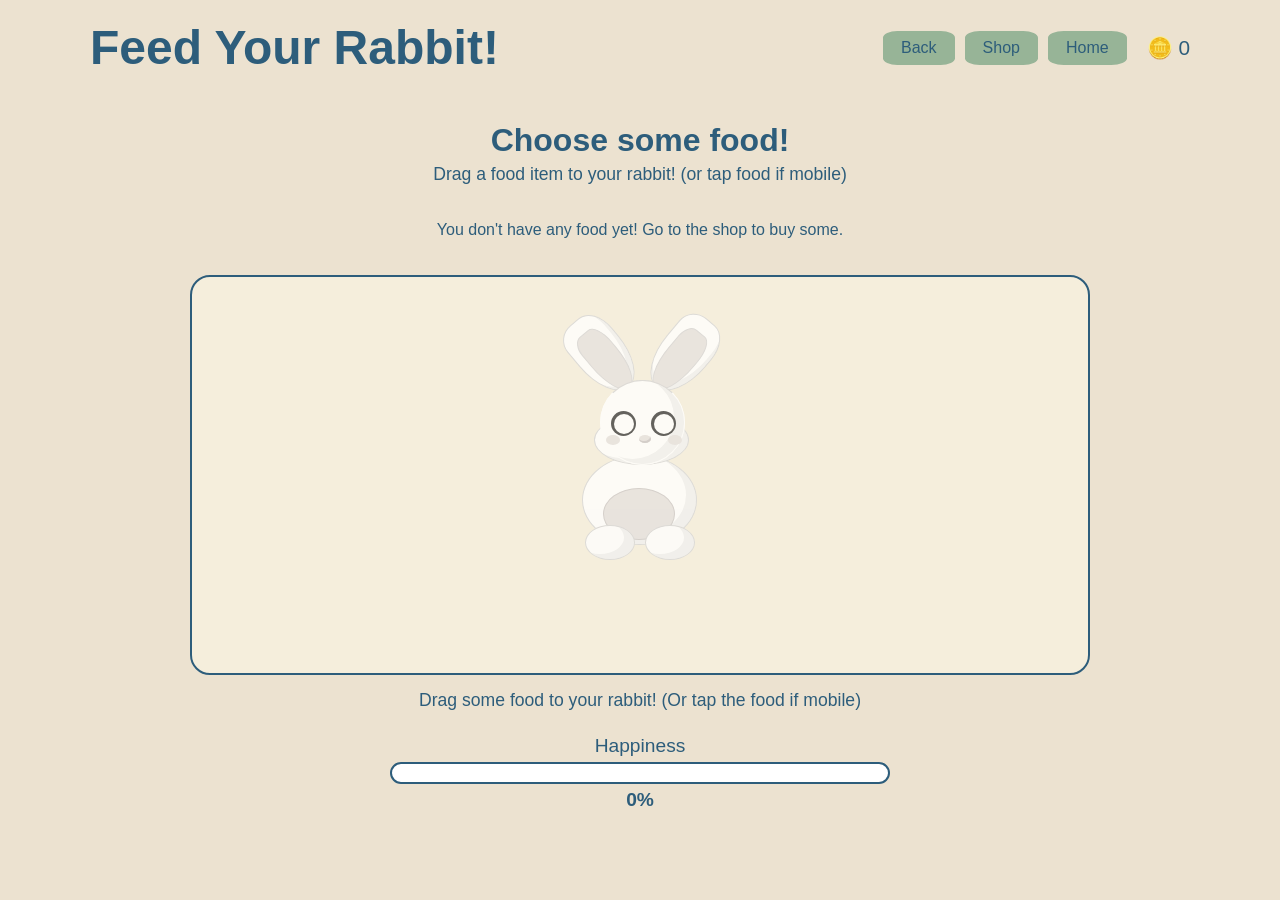
<file: feed.html>
<!DOCTYPE html>
<html lang="en">
    <head>
        <meta charset="UTF-8">
        <meta name="viewport" content="width=device-width, initial-scale=1.0">

        <title> Feed Rabbit 🥕</title>
        <link rel="stylesheet" href="feed.css">

    </head>

    <body>
        <header class="top-bar">
            <h1>Feed Your Rabbit!</h1>

            <div class="top-buttons">
                <a href="interact.html">Back</a>
                <a href="shoppage.html">Shop</a>
                <a href="index.html">Home</a>
            </div>

            <div class="coins">
                <span id="coin-count">$0</span>
            </div>
        </header>

        <main class="feed-container">
            <h2>Choose some food!</h2>
            <p class="instruction">
                Drag a food item to your rabbit! (or tap food if mobile)
            </p>

            <!--food items-->
            <div class="food-area">

                <div id="food-list">
                    <!--bought items will appear here-->
                </div>

            </div>

            <!--rabbit-->
            <div class="rabbit-area">
                <div id="rabbit">
                    <div class="torso"></div>
                    <div class="cheek"></div>
                    <div class="head">
                        <div class="ear left"></div>
                        <div class="ear right"></div>
                    </div>
                    <div class="head">
                        <div class="face">
                            <div class="sparkle"></div>
                            <div class="eyes"></div>
                            <div class="nose"></div>
                            <div class="cheeks"></div>
                        </div>
                    </div>
                
                    <div class="foot left"></div>
                    <div class="foot right"></div>
                </div>

                <!--reaction: Yummy~-->
                <div id="yummy">YUMMY~ </div>

                <!--reaction: sparkles-->
                <div class="food-sparkles">
                    ✨ <br> ✨<br>✨
                </div>
            </div>
            <!--feeding message-->
            <p id="feed-message">
                Drag some food to your rabbit! (Or tap the food if mobile)
            </p>

            <!--happiness-->
            <div class="happiness">
                <p>Happiness</p>
                <div class="happiness-bar">

                    <div id="happiness-fill" class="happiness-fill"></div>
                </div>

                <span id="happiness-number">70%</span>
            </div>

            <div id="night-popup" class="popup-overlay">
                <div class="popup-content">
                    <h1>Late Night Notice!</h1>
                    <p>It is past 9:00 PM. Your rabbit is asleep! Please also get some rest! Resume studying at 6.30 AM or later.</p>
                    <button id="close-popup">Dismiss</button>
                </div>
            </div>
        </main>

        <!--link to JS-->
        <script src="Rabbitdata.js"></script>
        <script src="feed.js"></script>
    </body>
</html>
</file>
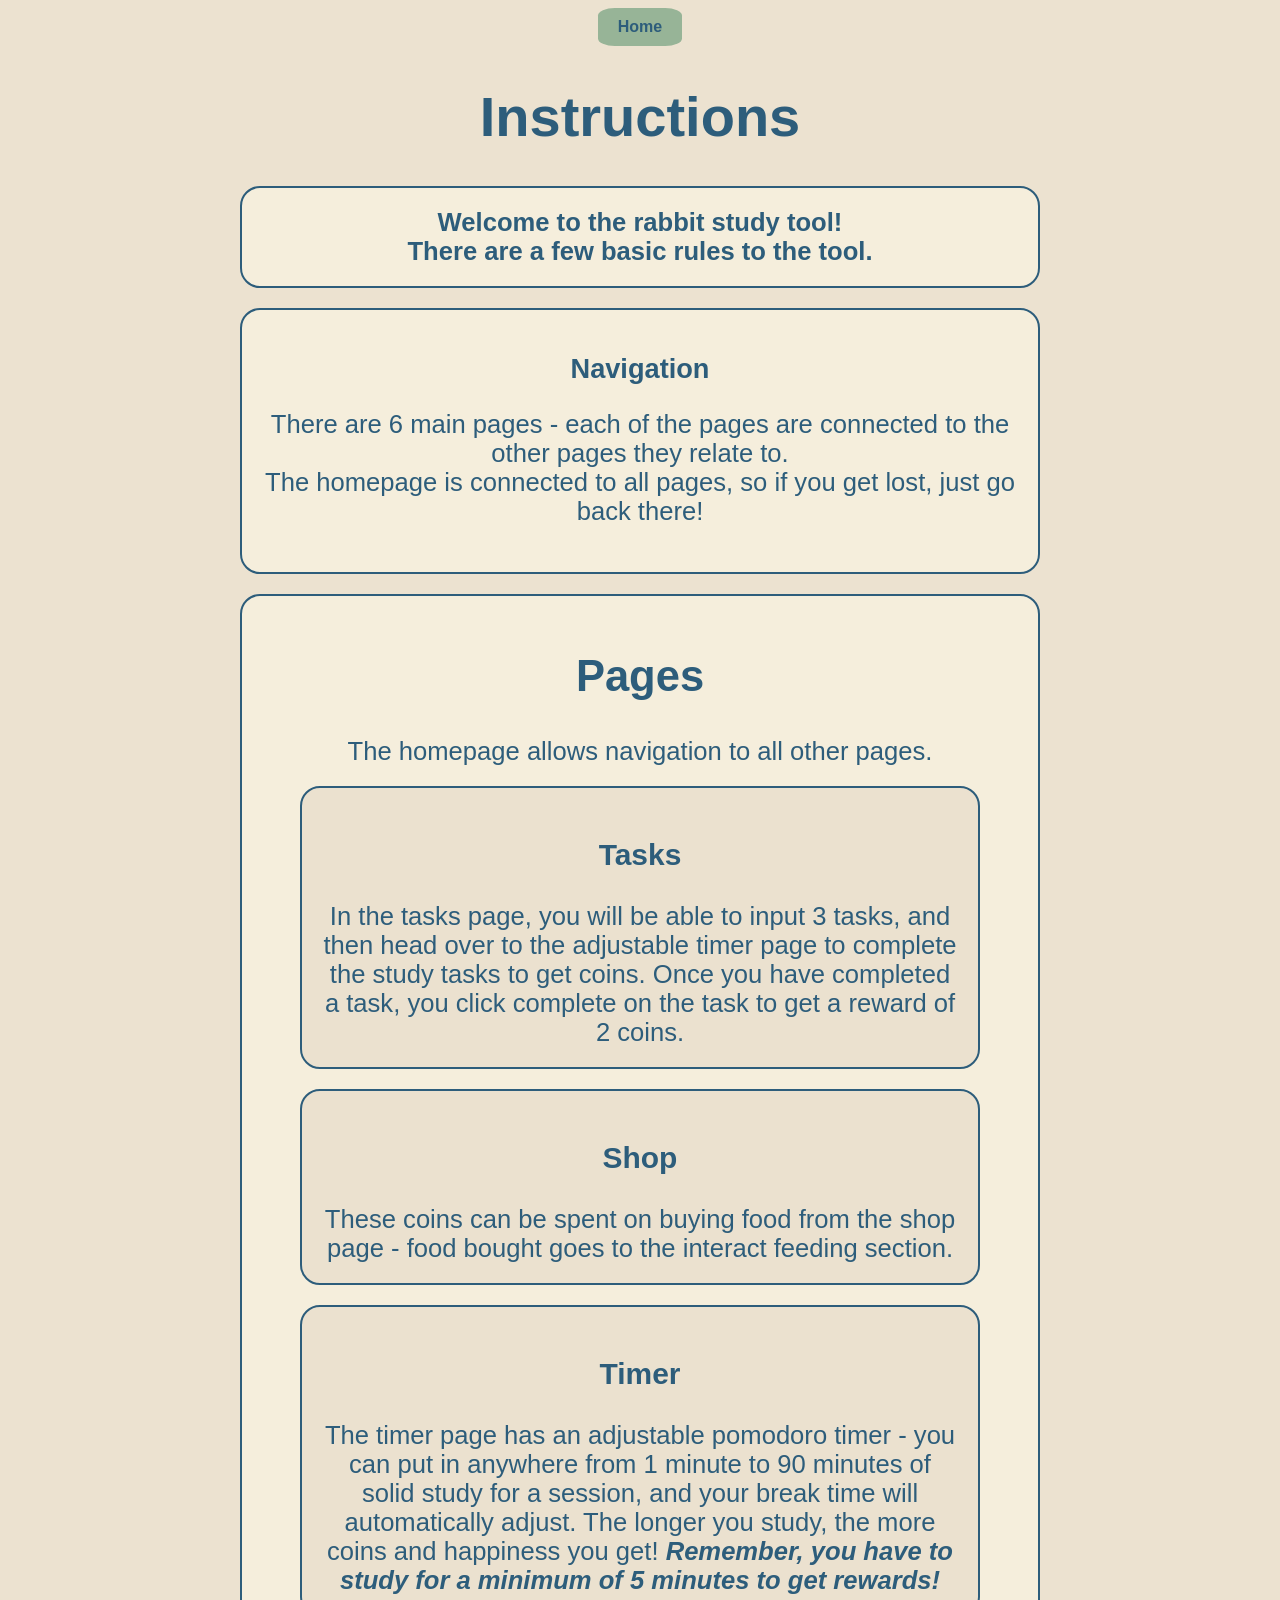
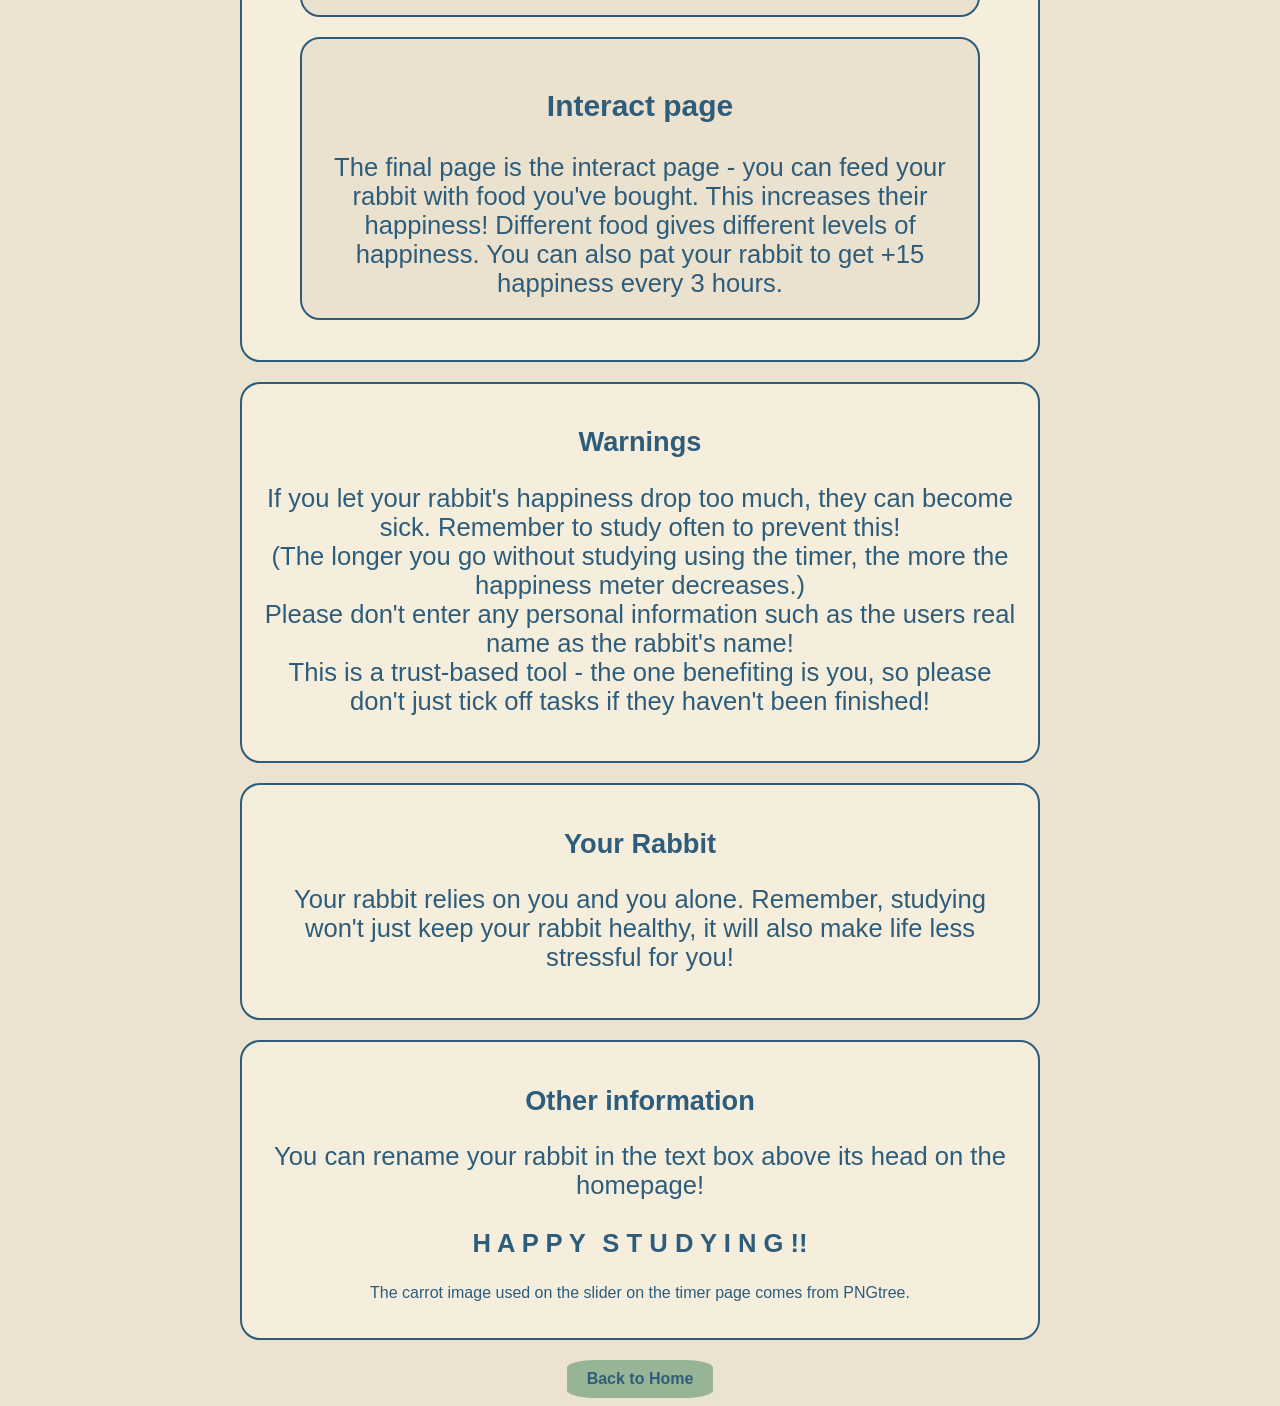
<file: instructionsv2.html>
<!-- This page is the instructions. It should contain:
  instructions on tasks, wardrobe, shop, interact, and timer pages
 An explanation of the live happiness meter -->
<!DOCTYPE html>
<html lang="en">
    <head>
        <meta charset="UTF-8">
        <meta name="viewport" content="width=device-width, initial-scale=1.0">
        <title>Rabbit tool instructions</title>

        <link rel="stylesheet" href="instructionsv2.css">
        
    <body>
        <div class="parent-container">
            <a href="index.html" class="buttonlink" id="homepage">Home</a>
            <h1 id="instruct">Instructions</h1>
            <p id="intro" class="sectionz2">
                <b>Welcome to the rabbit study tool! <br> There are a few basic rules to the tool.</b>
            </p>

            <div class="sectionz2">
                <h2 class="headings" id="navigation"> Navigation</h2>

                <p id="nav"> There are 6 main pages - each of the pages are connected to the other pages they relate to. <br>
                    The homepage is connected to all pages, so if you get lost, just go back there!
                </p>
            </div>

            
            <div id="pages"> 
                <h2 class="headings" id="pags">Pages</h2>
                The homepage allows navigation to all other pages. <br> 

                <div class="sectionz" id="tasks">
                    <h3 class='sections'>Tasks</h3>
                    In the tasks page, you will be able to input 3 tasks, and 
                    then head over to the adjustable timer page to complete the 
                    study tasks to get coins. Once you have completed a task, you click complete on the task
                    to get a reward of 2 coins. <br> 
                </div>

                <div class="sectionz">
                    <h3 class="sections">Shop</h3>
                    These coins can be spent on buying food from the shop page - food bought 
                    goes to the interact feeding section.
                </div>

                <div class="sectionz">
                    <h3 class='sections'>Timer</h3>
                    The timer page has an adjustable pomodoro timer - you can put in anywhere from 1 minute to 90 minutes
                    of solid study for a session, and your break time will automatically adjust. The longer you 
                    study, the more coins and happiness you get! <i><b>Remember, you have to study for a minimum of 5 minutes to get
                    rewards!</b></i>
                </div>

                <div class="sectionz">
                    <h3 class='sections'>Interact page</h3>
                    The final page is the interact page - you can feed your rabbit with food you've bought. This increases their happiness! Different food gives different levels of happiness.
                    You can also pat your rabbit to get +15 happiness every 3 hours.
                </div>
            </div>

            <div class="sectionz2">
                <h2 class="headings"> Warnings</h2>

                <p id="warn"> If you let your rabbit's happiness drop too much, they can become sick. Remember to study often
                    to prevent this! <br> (The longer you go without studying using the timer, the more the happiness meter decreases.)
                    <br> Please don't enter any personal information such as the users real name as the rabbit's name!
                    <br> This is a trust-based tool - the one benefiting is you, so please don't just tick off tasks if they haven't been finished!
                </p>
            </div>

            <div class="sectionz2">
                <h2 class="headings">Your Rabbit</h2>
                <p id="rabs">
                    Your rabbit relies on you and you alone. Remember, studying won't just keep your rabbit healthy, 
                    it will also make life less stressful for you!
                </p>
            </div>

            <div class="sectionz2">
                <h2 class="headings" id="others"> Other information</h2>

                <p id="other">You can rename your rabbit in the text box above its head on the homepage!
                    <br> <br> <b>H A P P Y  <span style="margin-left: 10px;"></span>S T U D Y I N G !!</b> <!--The span gives a larger gap between the words because [spacebar] wasn't cutting it.-->
                    <p id="copyright"> The carrot image used on the slider on the timer page comes from PNGtree.</p>
                </p>
                
            </div>

        </div>
        <a href="index.html" class="buttonlink" id="homepage">Back to Home</a>
        

        <div id="night-popup" class="popup-overlay">
            <div class="popup-content">
                <h1>Late Night Notice!</h1>
                <p>It is past 9:00 PM. Your rabbit is asleep! Please also get some rest! Resume studying at 6.30 AM or later.</p>
                <button id="close-popup">Dismiss</button>
            </div>
        </div>
        <!--link to JS-->
        <script src="Rabbitdata.js"></script>
    </body>
</html>
</file>
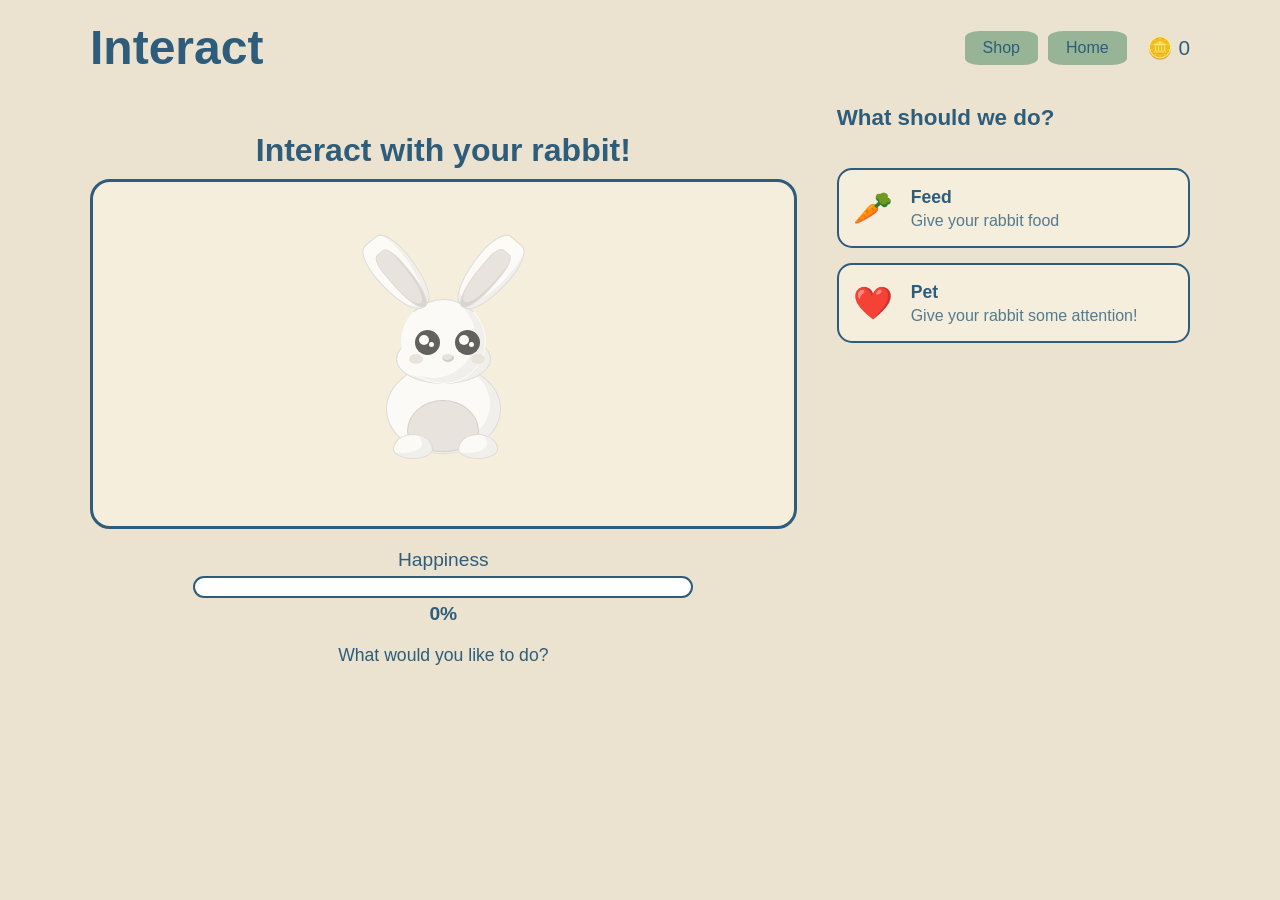
<file: interact.html>
<!DOCTYPE html>
<html lang="en">
<head>
    <meta charset="UTF-8">
    <meta name="viewport" content="width=device-width, initial-scale=1.0">

    <title>Interact page</title>

    <link rel="stylesheet" href="interact.css">
</head>

<body>
    <!--top of page-->
    <header class="top-bar">

        <h1 id="title">Interact</h1>

        <div class="top-buttons">
            <a href="shoppage.html">Shop</a>
            <a href="index.html">Home</a>
        </div>

        <div class="coins">
            <span id="coin-count"> $0</span>
        </div>

    </header>

    <!--main interaction area-->
    <main class="interact-container">
        <!--rabbit section-->
        <section class="rabbit-section">
            <h2>Interact with your rabbit!</h2>
            <div class="rabbit-area">
                <div id="rabbit">
                    <div class="torso"></div>
                    <div class="cheek"></div>

                    <div class="head">
                        <div class="ear left"></div>
                        <div class="ear right"></div>
                        
                        <div class="face">
                            <div class="sparkle"></div>
                            <div class="eyes"></div>
                            <div class="nose"></div>
                            <div class="cheeks"></div>
                        </div>
                    </div>
                    
                    <div class="foot left"></div>
                    <div class="foot right"></div>

                </div>
                
            </div>

            <!--happiness-->
            <div class="happiness">
                <p>Happiness</p>
                <div class="happiness-bar">
                    <div id="happiness-fill" class="happiness-fill"></div>
                </div>
                <span id="happiness-number">70%</span>
            </div>

            <!--message-->
            <p id="interaction-message">
                What would you like to do?
            </p>
        </section>

        <!--interaction buttons-->
        <aside class="interaction-menu">
            <h3>What should we do?</h3>

            <a href="feed.html" class="interaction-button">
                <span class="interaction-icon">🥕</span>

                <span>
                    <strong>Feed</strong>
                    <small>Give your rabbit food</small>
                </span>
            </a>

            <a href="pet.html" class="interaction-button">
                <span class="interaction-icon">❤️</span>
                <span>
                    <strong>Pet</strong>
                    <small>Give your rabbit some attention!</small>
                </span>
            </a>
        </aside>

        <div id="night-popup" class="popup-overlay">
                <div class="popup-content">
                    <h1>Late Night Notice!</h1>
                    <p>It is past 9:00 PM. Your rabbit is asleep! Please also get some rest! Resume studying at 6.30 AM or later.</p>
                    <button id="close-popup">Dismiss</button>
                </div>
        </div>
    </main>

    <!--link to js-->
    <script src="Rabbitdata.js"></script>
    <script src="interact.js"></script>
    
</body>
</html>
</file>
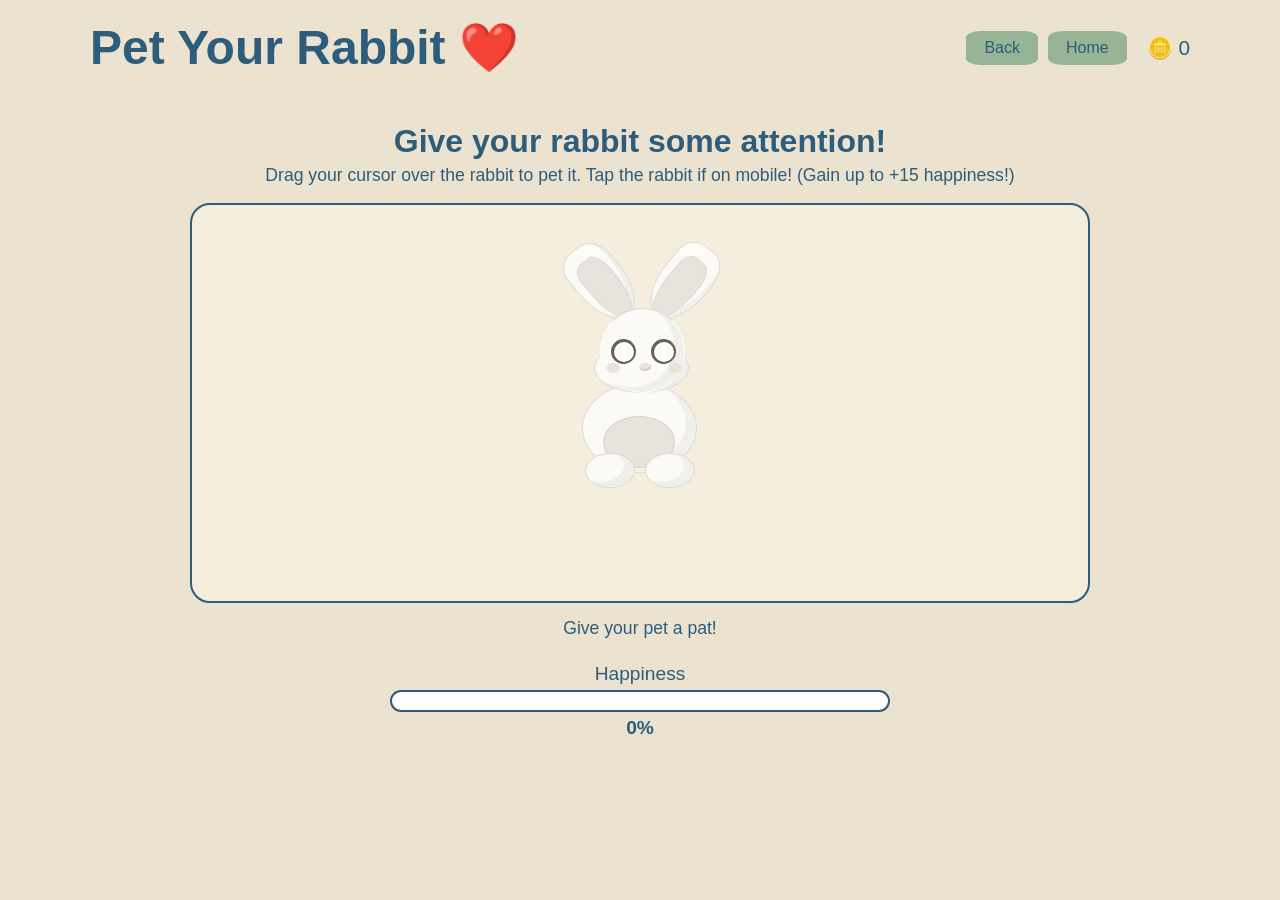
<file: pet.html>
<!DOCTYPE html>
<html lang="en">
    <head>
        <meta charset=UTF-8>
        <meta name="viewport" content="width=device-width initial-scale=1.0">
        <title>Petting Rabbit ❤️</title>

        <link rel="stylesheet" href="pet.css">

    </head>

    <body>
        <header class="top-bar">
            <h1>Pet Your Rabbit ❤️</h1>
            <div class="top-buttons">
                <a href="interact.html">Back</a>
                <a href="index.html">Home</a>
            </div>

            <div class="coins">
               <span id="coin-count">$0</span>
            </div>
        </header>

        <main class="pet-container">
            <h2>Give your rabbit some attention!</h2>

            <p class="instruction">
                Drag your cursor over the rabbit to pet it.  Tap the rabbit if on mobile! (Gain up to +15 happiness!)
            </p>

            <div class="rabbit-area">
                <div id="rabbit">
                    <div class="torso"></div>
                    <div class="cheek"></div>
                    <div class="head">
                        <div class="ear left"></div>
                        <div class="ear right"></div>
                    </div>
                    <div class="head">
                        <div class="face">
                            <div class="sparkle"></div>
                            <div class="eyes"></div>
                            <div class="nose"></div>
                            <div class="cheeks"></div>
                        </div>
                    </div>
                
                    <div class="foot left"></div>
                    <div class="foot right"></div>
                </div>

                <!--flowers in reaction?-->
                <div class="flowers">
                    <span>🌸</span>
                    <span>✿</span>
                    <span>🌸</span>
                    <span>✿</span>
                    <span>🌸</span>
                </div>

            </div>

            <p id="pet-message">
                Give your pet a pat!
            </p>

            <!--happiness-->
            <div class="happiness">
                <p>Happiness</p>
                <div class="happiness-bar">
                    <div id="happiness-fill" class="happiness-fill"></div>
                </div>
                <span id="happiness-number"> 40%</span>
            </div>

            <div id="night-popup" class="popup-overlay">
                <div class="popup-content">
                    <h1>Late Night Notice!</h1>
                    <p>It is past 9:00 PM. Your rabbit is asleep! Please also get some rest! Resume studying at 6.30 AM or later.</p>
                    <button id="close-popup">Dismiss</button>
                </div>
            </div>
        </main>

        <!--link to js script-->
        <script src="Rabbitdata.js"></script>
        <script src="pet.js"></script>
    </body>
</html>
</file>
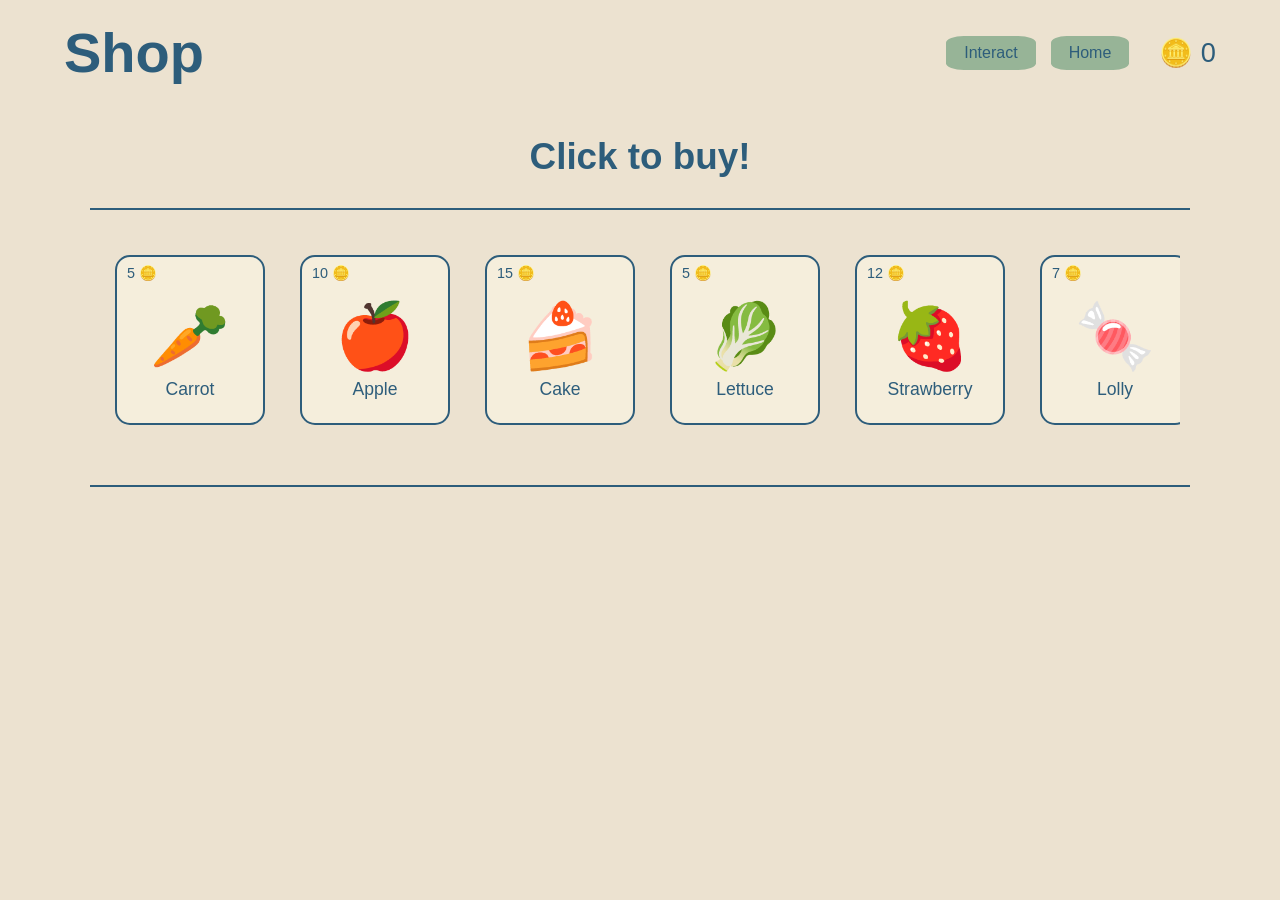
<file: shoppage.html>
<!DOCTYPE html>
<html lang="en">
<head>
    <meta charset="UTF-8">
    <meta name="viewport" content="width=device-width, initial-scale=1.0">

    <title> Shop page</title>
    <link rel="stylesheet" href="shoppage.css">
</head>

<body>
    <!--Navigation on top-->
    <header class="shop-header">
        <h1>Shop</h1>

        <nav>
            <a href="interact.html"> Interact</a>
            <a href="index.html"> Home</a>
        </nav>

        <div class="coins">
            <span id="coin-count"> 0</span>
        </div>
    </header>

    <!--Shop content-->
    <main>
        <h2>Click to buy!</h2>
        <div class="shop-container">
            <div class="food-list" id="food-list">

                <!--Food number 1 - carrots $5, 10 happiness-->
                <button class="food-item" onclick="buyFood('Carrot', 5)">
                    <span class="food-price">5 🪙</span>
                    <span class="food-image">🥕</span>
                    <span class="food-name">Carrot</span>
                </button>

                <!--Food number 2 - apples $10, 8 happiness-->
                <button class="food-item" onclick="buyFood('Apple', 10)">
                    <span class="food-price"> 10 🪙</span>
                    <span class="food-image">🍎</span>
                    <span class="food-name"> Apple</span>
                </button>

                <!--food number 3 - cake $15, 10happiness-->
                <button class="food-item" onclick="buyFood('Cake', 15)">
                    <span class="food-price">15 🪙</span>
                    <span class="food-image">🍰</span>
                    <span class="food-name"> Cake</span>
                </button>

                <!--food number 4 - lettuce, $5, 5happiness-->
                <button class="food-item" onclick="buyFood('Lettuce', 5)">
                    <span class="food-price">5 🪙</span>
                    <span class="food-image">🥬</span>
                    <span class="food-name">Lettuce</span>
                </button>

                <!--food number 5 - strawberry-->
                <button class="food-item" onclick="buyFood('Strawberry', 12)">
                    <span class="food-price">12 🪙</span>
                    <span class="food-image">🍓</span>
                    <span class="food-name">Strawberry</span>
                </button>

                <!--food number 6- lolly -->
                <button class="food-item" onclick="buyFood('Lolly', 7)">
                    <span class="food-price">7 🪙</span>
                    <span class="food-image">🍬</span>
                    <span class="food-name">Lolly</span>
                </button>

                <!--food number 7- donut -->
                <button class="food-item" onclick="buyFood('Donut', 10)">
                    <span class="food-price">10 🪙</span>
                    <span class="food-image">🍩</span>
                    <span class="food-name">Donut</span>
                </button>

                <!--food number 8- watermeloon -->
                <button class="food-item" onclick="buyFood('Watermelon', 20)">
                    <span class="food-price">20 🪙</span>
                    <span class="food-image">🍉</span>
                    <span class="food-name">Watermelon</span>
                </button>

            </div>

        </div>
        <!--message displayed after buying-->
        <p id="shop-message"></p>

        <div id="night-popup" class="popup-overlay">
                <div class="popup-content">
                    <h1>Late Night Notice!</h1>
                    <p>It is past 9:00 PM. Your rabbit is asleep! Please also get some rest! Resume studying at 6.30 AM or later.</p>
                    <button id="close-popup">Dismiss</button>
                </div>
        </div>

    </main>
    <!--link to javascript-->
    <script src="Rabbitdata.js"></script>
    <script src="shop.js"></script>

</body>
</html>
</file>
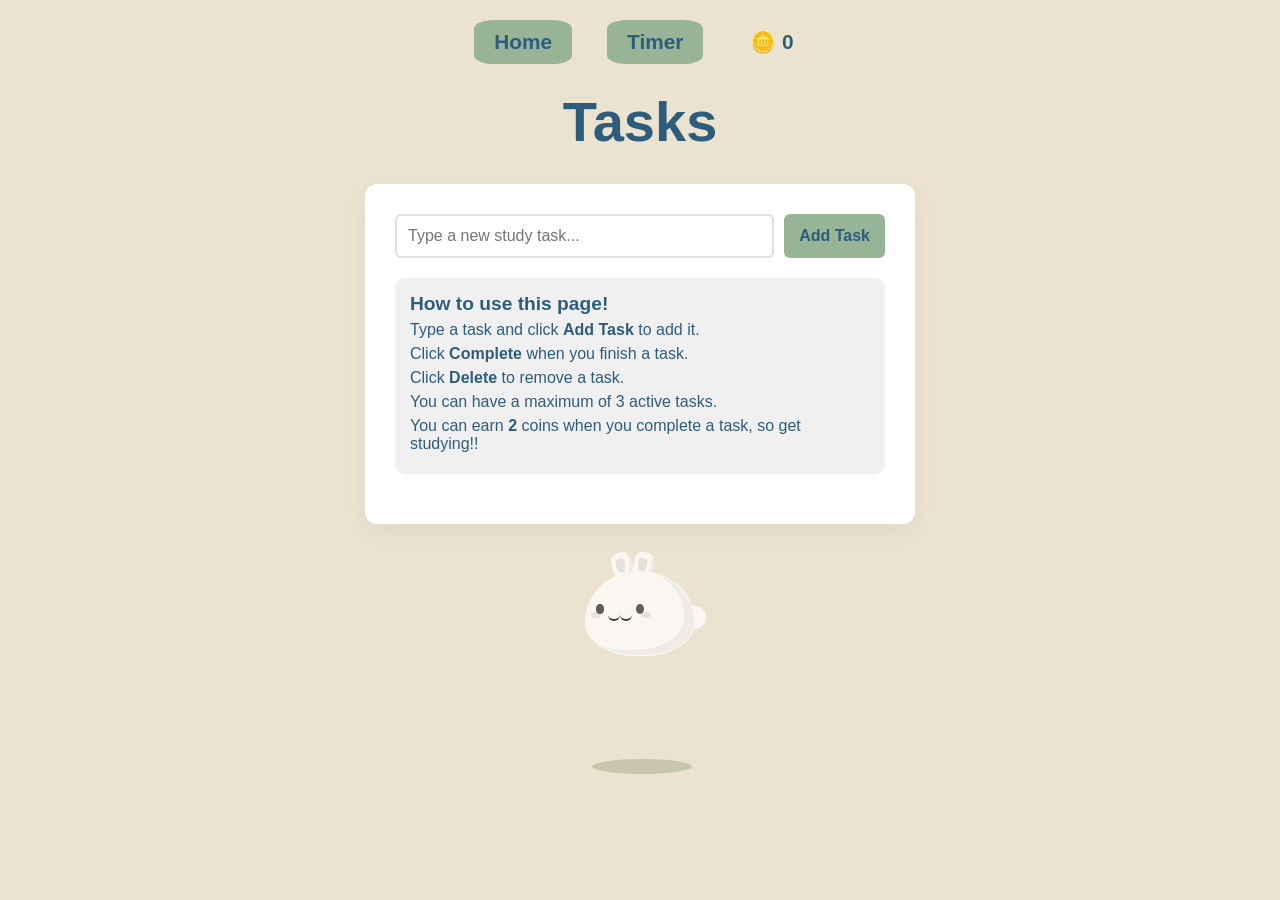
<file: tasks.html>
<!-- This page is the tasks page. It should contain instructions on use, and there should be a 
 maximum of 3 active tasks allowed before you have to complete them. completing a task earns
 2 coins. 
  -->
<!DOCTYPE html>
<html lang="en">
    <head>
        <meta charset="UTF-8">
        <meta name="viewport" content="width=device-width, initial-scale=1.0">
        <title>Tasks</title>

        <link rel="stylesheet" href="tasks.css">
        
    </head>

    <body>
        <div class="parent-container">

            <!--nav-->
            <div class="bn-container"> <!--button container-->

                <a href="index.html" class="buttonlink" id="homepage">Home</a>
                <a href="timerpage.html" class="buttonlink" id="timerpage">Timer</a>

                <span id="coin-count">🪙 0</span>
            </div>
            
            <!--page title.-->
            <h1 id="title">Tasks</h1>

            <div class="task-container">

                <div class="task-list">
                    <!-- Input section -->
                    <div class="input-area">
                        <input type="text" id="task-input" placeholder="Type a new study task...">
                        <button id="add-task-btn">Add Task</button>
                    </div>
                    
                    <div class="task-instr">
                        <strong>How to use this page!</strong>
                        <p> Type a task and click <b> Add Task</b> to add it. </p>
                        <p>Click <b>Complete</b> when you finish a task.</p>
                        <p>Click <b>Delete</b> to remove a task.</p>
                        <p>You can have a maximum of 3 active tasks.</p>
                        <p> You can earn <b>2</b> coins when you complete a task, so get studying!!</p>
                    </div>
                    <!-- Where tasks will show up -->
                    <ul id="task-list"></ul>
                </div>
            </div>
            
            <!--rabbit-->
            <div class="rabbit-container">
                <div class="rabbit" id="rabbit">

                    <div class="head">
                        <div class="tail"></div>
                        <div class="ear left"></div>
                        <div class="ear right"></div>
                    </div>
                    <div class="head">
                        <div class="face">
                            <div class="eyebrows"></div>
                            <div class="cheeks"></div>
                            <div class="eyes right"></div>
                            <div class="eyes left"></div>
                            <div class="mouth"></div>
                        </div>
                        
                    </div>
                </div>

                <!-- Shadow beneath the rabbit -->
                <div class="shadow"></div> <!--placed in same container to be linked under each other.-->
            </div>
        </div>

        <div id="night-popup" class="popup-overlay">
                <div class="popup-content">
                    <h1>Late Night Notice!</h1>
                    <p>It is past 9:00 PM. Your rabbit is asleep! Please also get some rest! Resume studying at 6.30 AM or later.</p>
                    <button id="close-popup">Dismiss</button>
                </div>
        </div>
        <!-- this is how u link 2 js <script src="script.js></script>"-->
         <!--shared data must load 1st-->
         <script src="Rabbitdata.js"></script>
         <!--task functionality.-->
         <script src="tasks.js"></script>
    </body>
</html>
</file>
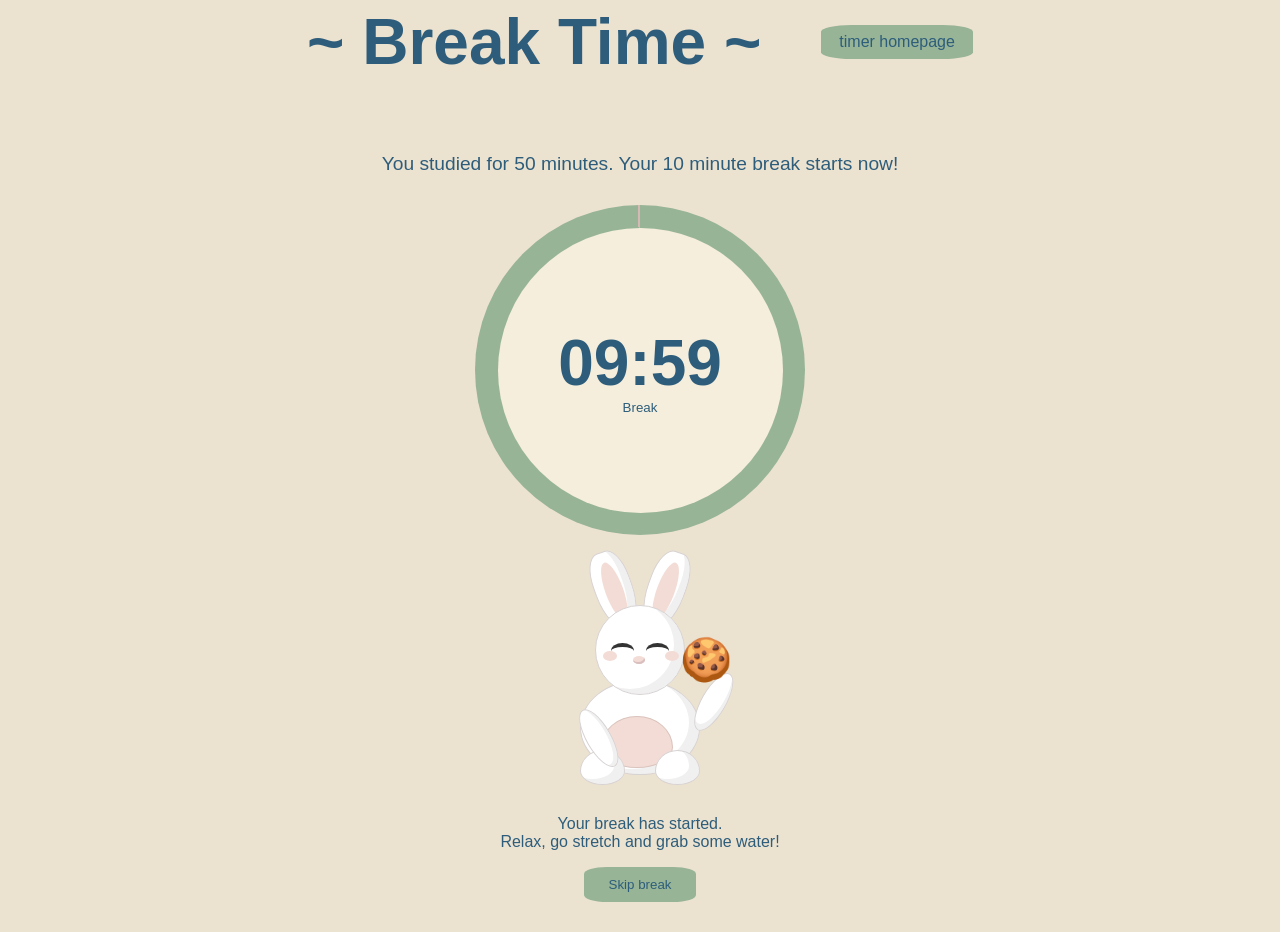
<file: timerbreak.html>
<!DOCTYPE html>
<html lang="en">
    <head>
        <meta charset="UTF-8">
        <meta name="viewport" content="width=device-width, initial-scale=1.0">
        <title>Break time!</title>
        <link rel="stylesheet" href="timerbreak.css">
    </head>

    <body>
        <header class="break-header">
            <h1>~ Break Time ~</h1>
            <a href="timerpage.html" class="home-button">timer homepage</a>
            
        </header>
        <main class="break-page">
        
            <p id="breakdesc">
                Well done! Time for a little break. <br>
                 Go to task page and click complete if you managed to finish!
            </p>


            <!--Circular timer-->
            <div class="break-circle" id="break-circle">
                <div class="break-inside">
                    <span id="break-timer">
                        05:00
                    </span>
                    <small>Break</small>

                </div>
            </div>
            
            <!--Break Rabbit-->
            <div class="happy-rabbit">
                <!--ears-->
                <div class="happy-ears left"></div>
                <div class="happy-ears right"></div>

                <!--head-->
                <div class="happy-head">
                    <div class="happy-eye left"></div>
                    <div class="happy-eye right"></div>
                    <div class="happy-nose"></div>
                    <div class="happy-cheeks"></div>
                </div>
                <!--the bod-->
                <div class="body"></div> <!--let it be known that I have given up on names-->
                <!--feet-->
                <div class="foot left"></div>
                <div class="foot right"></div>
                <!--arms-->
                <div class="arm left"></div>
                <div class="arm right"></div>
                <div class="cookie">🍪</div>


            </div>

            <!--message-->
            <p id="break-message">Your break has started. <br> Relax, go stretch and grab some water!</p>
            <button id="skip-break">Skip break</button> <!--for the strange people who can go long stretches of studying.-->

            <div id="night-popup" class="popup-overlay">
                <div class="popup-content">
                    <h1>Late Night Notice!</h1>
                    <p>It is past 9:00 PM. Your rabbit is asleep! Please also get some rest! Resume studying at 6.30 AM or later.</p>
                    <button id="close-popup">Dismiss</button>
                </div>
            </div>
        </main>
        <!--JS link-->
        <script src="Rabbitdata.js"></script>
        <script src="timerbreak.js"></script>
    </body>
</html>
</file>
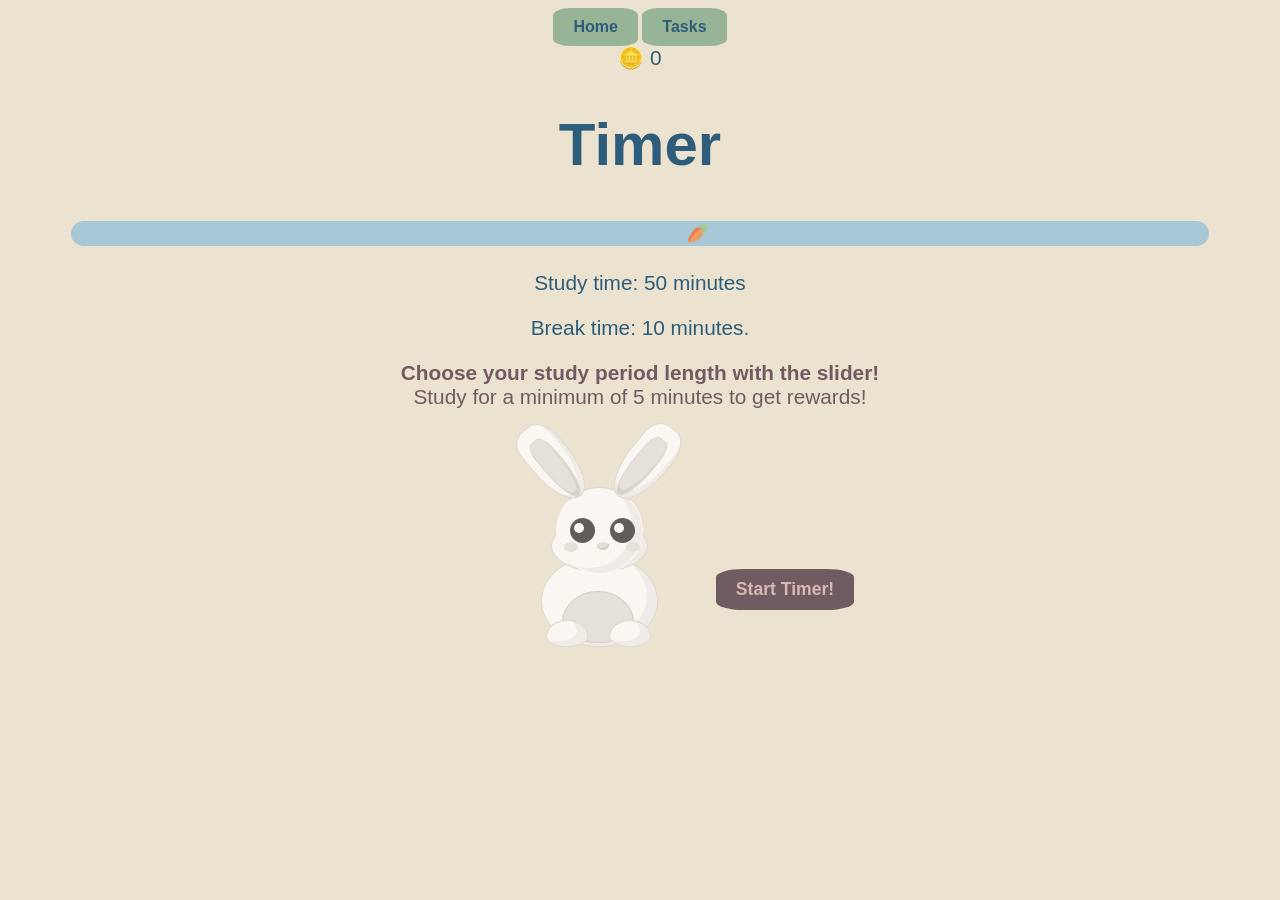
<file: timerpage.html>
<!-- This page is the timer homepage. It should contain a 
 slider bar for how long the timer will be, 
 buttons leading to homepage and tasks page, a start timer button
 leading to the 'work' pomodoro timer, and a small idle rabbit animation.  -->
<!DOCTYPE html>
<html lang="en">
    <head>
        <meta charset="UTF-8">
        <meta name="viewport" content="width=device-width, initial-scale=1.0">
        <title>Timer home page</title>

        <link rel="stylesheet" href="timerpage.css">
        <link rel="preconnect" href="https://fonts.googleapis.com">
        <link rel="preconnect" href="https://fonts.gstatic.com" crossorigin>
        <link href="https://fonts.googleapis.com/css2?family=Fuzzy+Bubbles:wght@400;700&display=swap" rel="stylesheet">
    </head>
    <body>
        <div class="parent-container">
            <a href="index.html" class="buttonlink" id="homepage">Home</a>
            <a href="tasks.html" class="buttonlink" id="taskspage">Tasks</a>
            <div class="coins">
                <span id="coin-count"> $0</span>
            </div>

            <h1 id="title">Timer</h1>
            <div class="slidecontainer">
                <input type="range" min="1" max="90" value="50" class="slider" id="worktimer">
                <p id="studytime"> Study time: <span id="time-display">50</span> minutes</p>
            </div>
            <p id="break-display"> Break time: <span id="break-time">10</span> minutes.</p>
            <p id="instr"><b>Choose your study period length with the slider!</b> <br> Study for a minimum of 5 minutes to get rewards!</p>

            <div class="timer-start-area">
                <div class="rabbit-container">
                    
                    <div class="rabbit" id="rabbit">
                        
                        <div class="torso"></div>
                        <div class="cheek"></div>

                        <div class="head">
                            <div class="ear left"></div>
                            <div class="ear right"></div>
                            
                            <div class="face">
                                <div class="eyes"></div>
                                <div class="nose"></div>
                                <div class="cheeks"></div>
                            </div>
                        </div>
                        
                        <div class="foot left"></div>
                        <div class="foot right"></div>
                    </div>
                </div>
                <a href="timerwork.html" class="buttonlink" id="work">Start Timer!</a>
            </div>
        </div>

        <div id="night-popup" class="popup-overlay">
                <div class="popup-content">
                    <h1>Late Night Notice!</h1>
                    <p>It is past 9:00 PM. Your rabbit is asleep! Please also get some rest! Resume studying at 6.30 AM or later.</p>
                    <button id="close-popup">Dismiss</button>
                </div>
        </div>

        <!-- this is how u link 2 js <script src="script.js></script>"-->
         <script src="Rabbitdata.js"></script>
         <script src="timerpage.js"></script>
    </body>
</html>
</file>
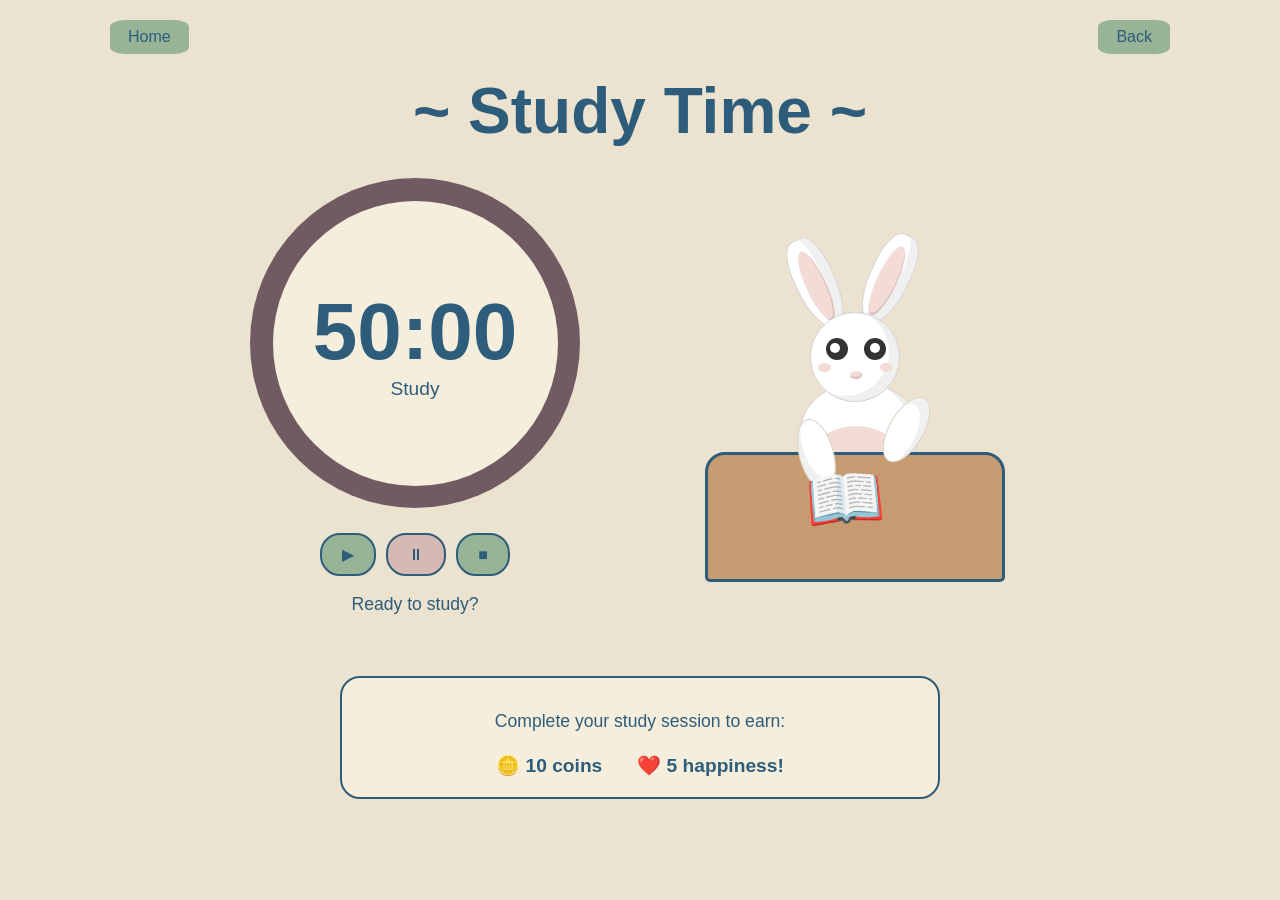
<file: timerwork.html>
<!--This section is the timer (working) section - it should contian a 
working pomodoro timer, an idle animation, and buttons
for start, end, and pause. -->
<!DOCTYPE html>
<html lang="en">
    <head>
        <meta charset="UTF-8">
        <meta name="viewport" content="width=device-width, initial-scale=1.0">
        <title>Pomodoro Timer</title>

        <link rel="stylesheet" href="timerwork.css">
    </head>

    <body>
        <main class="work-page">
            <!--top navigation-->
            <div class="top-buttons">
                <a href="index.html">Home</a>
                <a href="timerpage.html">Back</a>
            </div>

            <h1> ~ Study Time ~</h1>

            <!--main timer area-->
            <div class="study-area">

                <!--circular timer-->
                <div class="timer-container">
                    <div class="timer-circle" id="timer-circle">
                        <div class="timer-inside">
                            <span id="timer">50:00</span>
                            <small id="timer-label">Study</small>
                        </div>
                    </div>

                    <!--timer buttons-->
                    <div class="timer-buttons">
                        <button id="start-btn">▶</button>
                        <button id="pause-btn">⏸</button>
                        <button id="stop-btn">■</button>
                    </div>

                    <p id="timer-message">Ready to study?</p>
                </div>

                <!--studying rabbit- a rabbit sitting at a desk hopefully!-->
                <div class="study-rabbit-area">
                    <div class="study-rabbit-container">
                        <div class="rabbit-study">
                            <div class="head"> <!--linking ears to head animation?-->
                                <div class="ear left"></div>
                                <div class="ear right"></div>
                            </div>
                            <div class="head">
                                <div class="eyes"></div>
                                <div class="nose"></div>
                                <div class="cheeks"></div>
                            </div>

                            <div class="body"></div>
                            <div class="arm left"></div>
                            <div class="arm right"></div>
                        </div>
                        <div class="desk"></div>
                        <!--book-->
                        <div class="book">📖</div>
                    </div>
                </div>

            </div>

            <!--rewards-->
            <div class="reward-box">
                <p> Complete your study session to earn:</p>
                <strong id="coin-reward">🪙 0 coins</strong>
                <strong id="happiness-reward">❤️ +0 happiness</strong>
            </div>

            <div id="night-popup" class="popup-overlay">
                <div class="popup-content">
                    <h1>Late Night Notice!</h1>
                    <p>It is past 9:00 PM. Your rabbit is asleep! Please also get some rest! Resume studying at 6.30 AM or later.</p>
                    <button id="close-popup">Dismiss</button>
                </div>
            </div>
        </main>

        <!--link to work js-->
        <script src="Rabbitdata.js"></script>
        <script src="timerwork.js"></script>
    </body>
</html>
</file>
<file: feed.css>
*{
    box-sizing:border-box;
}

body{
    margin:0;
    background-color:#ece2d0;
    font-family: Arial, Helvetica, sans-serif;
    color:#2d5d7b;
}

/*top bar*/
.top-bar{
    width:90%;
    max-width:1100px;
    margin:0 auto;
    padding: 20px 0;

    display:flex;
    align-items:center;
    gap:20px;
}

.top-bar h1{
    margin:0;
    flex:1;
    font-size:clamp(1.8rem, 5vw, 3rem);
}

.top-buttons{
    display:flex;
    gap:10px;
}

.top-buttons a{
    text-decoration: none;
    color: #2d5d7b;
    background-color: #97b497;
    border-radius:20%;
    padding:8px 18px;
}

.coins{
    font-size: 1.3rem;
    white-space:nowrap;
}

/*main*/
.feed-container{
    width:90%;
    max-width:900px;
    margin:10px auto 30px;
    text-align:center;
}

.feed-container h2{
    font-size: clamp(1.3rem, 3vw, 2rem);
    margin-bottom:5px;
}

.instruction{
    margin-top:5px;
    font-size:clamp(0.9rem, 2vw, 1.1rem);
}

/*food*/
.food-area{
    display:flex;
    justify-content:center;
    gap:20px;
    flex-wrap:wrap;
    margin:20px auto;
}

#food-list{
    display:flex;
    justify-content:center;
    gap:15px;
    flex-wrap:wrap;
}

.food-item{
    width:110px;
    height:90px;
    display:flex;
    flex-direction:column;
    align-items:center;
    justify-content:center;

    background-color:#f5eedc;
    border:2px solid #2d5d7b;
    border-radius:20px;
    font-size: 2.5rem;
    cursor: grab; /*telss user the element can be selected and dragged*/
    transition:transform 0.2s;
}

.food-item span{
    font-size:clamp(0.75rem, 1.5vw, 0.9rem);
    margin-top:5px;
}

.food-item:hover{
    transform:scale(1.08);
}

.food-item:active{
    cursor:grabbing;
}

/*rabbit area*/
.rabbit-area{
    width:100%;
    height:400px;
    display:flex;
    justify-content:center;
    align-items:center;
    position:relative;
    border:2px solid #2d5d7b;
    border-radius: 20px;
    background-color:#f5eedc;
    overflow:hidden;
}

/*rabbit*/
#rabbit{
    width:150px;
    height:230px;
    position:relative;
    cursor:pointer;
    transition:transform 0.2s;
}

/*happy animation*/
#rabbit.eating{
    animation: eating 0.7s ease;
}

@keyframes eating{
    0%, 100%{
        transform:scale(1);
    }
    30% {
        transform:scale(1.15) rotate(-4deg);
    }

    60%{
        transform: scale(1.1) rotate(4deg);
    }
}

/*yummy*/
#yummy{
    position:absolute;
    top: 70px;
    font-size:clamp(1.5rem, 4vw, 2rem);
    font-weight:bold;
    opacity:0;
    transform:translateY(20px) scale(0.5);

    pointer-events:none; /*prevents element from gettinng clicked, dragged, hovered, etc. the action will instead pass to any elements below it.*/

}

#yummy.show{
    animation: yummyAnimation 1.5s ease forwards;
}

@keyframes yummyAnimation{
    0%{
        opacity:0;
        transform: translateY(20px) scale(0.5);
    }

    30%{
        opacity:1;
        transform:translateY(0) scale(1.2);
    }

    70%{
        opacity:1;
        transform:translateY(-10px) scale(1);
    }

    100%{
        opacity:0;
        transform:translateY(-50px) scale(0.8);
    }
}

/*sparkles*/
.food-sparkles{
    position:absolute;
    font-size:1.8rem;
    opacity:0;
    pointer-events:none;
}

.food-sparkles.show{
    animation: sparkleAnimation 1.3s ease;
}

@keyframes sparkleAnimation{
    0%{
        opacity:0;
        transform:scale(0.4);
    }
    30%{
        opacity:1;
        transform:scale(1.2);
    }

    70%{
        opacity:1;
        transform:scale(1);
    }

    100%{
        opacity:0;
        transform:scale(1.5);
    }
}

/*message*/
#feed-message{
    min-height:25px;margin:15px;
    font-size:clamp(0.9rem, 2vw, 1.1rem);
}

/*happiness*/
.happiness{
    width:80%;
    max-width:500px;
    margin:20px auto;
}

.happiness p{
    margin:5px;
    font-size:clamp(1rem, 2vw, 1.2rem);
}

.happiness-bar{
    width:100%;
    height:22px;
    border:2px solid #2d5d7b;
    border-radius:20px;
    overflow:hidden;
    background-color:white;
}

.happiness-fill{
    width:70%;
    height:100%;
    background-color:#a8c686;
    border-radius:20px;
    transition:width 0.4s;
}

#happiness-number{
    display:block;
    margin-top:5px;
    font-weight:bold;
    font-size:clamp(1rem, 2vw, 1.2rem);
}

/*rabbit bod*/
.head{
    width:85px;
    height:85px;
    background-color:#ffffff;
    border-radius:50%;
    border:1px solid transparent;
    border-top-color:#d8d3d3;

    position:absolute;
    top:20px;
    left:35px;
    box-shadow: inset -10px -5px 0 #f0f0f0;
}

.cheek{
    width:95px;
    height:50px;
    background-color:#ffffff;
    border-radius:50%;

    border:1px solid #d8d3d3;
    position:absolute;
    top:55px;
    left:29px;
    box-shadow: inset -10px -5px 0 #f0f0f0;

}

.torso{
    width:115px;
    height:90px;
    background-color:#ffffff;
    border-radius:50%;
    border:1px solid #d8d3d3;
    position:absolute;
    top:95px;
    left:17px;
    box-shadow: inset -10px -5px 0 #f0f0f0;

}

.torso::after{
    content:'';
    position:absolute;
    top:32px;
    left:20px;
    width:70px;
    height:50px;
    background-color:#f3dcd6;
    border-radius:50%;
    border:1px solid #dac3bd;
}

/*eyes*/
.eyes{
    width:25px;
    height:25px;
    background-color:#333333;
    border-radius:50%;
    position:absolute;
    top:30px;
    left:10px;
    box-shadow: 40px 0 0 #333333;
}

.eyes::after{
    content:"";
    position:absolute;
    background-color: white;
    width:20px;
    height:20px;

    border-radius:50%;
    left:3px;
    top:3px;
    box-shadow:40px 0 0 white;
}

/*nose*/
.nose{
    width:12px;
    height:8px;
    background-color:#f3dcd6;
    border-radius:50%;
    position:absolute;
    top:54px;
    left:38px;
    box-shadow:inset -1px -2px 0 #d9bfbf;
}

/*cheeks*/
.cheeks{
    width:14px;
    height:10px;
    background-color:#f3dcd6;
    border-radius:50%;
    position:absolute;
    top:54px;
    left:5px;
    box-shadow:62px 0 0 #f3dcd6;
}

/*eyes*/
.ear{
    width:50px;
    height:85px;
    background-color:#ffffff;
    border-radius: 70% 70% 90% 90% / 40% 60% 100% 100%;
    border: 1px solid #d8d3d3;
    position:absolute;
    top: -79px;
    transform-origin: bottom center;
    box-shadow: inset -3px -6px 0 #f0f0f0;

}

.ear::after{
    content:"";
    position:absolute;
    top:14px;
    left:8px;
    width:30px;
    height: 69px;
    background-color: #f3dcd6;
    border-radius: 60% 60% 90% 90% / 40% 60% 100% 100%;
    border:1px solid #d8d3d3;
}

.ear.left{
    left:3px;
    transform:rotate(-40deg);
}

.ear.right{
    right:3px;
    transform:rotate(40deg);
}

/*feet*/
.foot{
    width:50px;
    height:35px;
    background-color:#ffffff;
    border-radius:50%;
    border:1px solid #d8d3d3;
    position:absolute;
    top:165px;
    box-shadow:inset -10px -5px 0 #f0f0f0;
}

.foot.left{
    right:80px;

}

.foot.right{
    left:80px;
}

/* Full-screen background dim */
.popup-overlay {
    display: none; /* Hidden by default */
    position: fixed;
    top: 0;
    left: 0;
    width: 100%;
    height: 100%;
    background-color: rgba(0, 0, 0, 0.7);
    z-index: 9999; /* Keeps it on top of everything */
    justify-content: center;
    align-items: center;
    opacity: 0;
    transition: opacity 0.4s ease;
}

/* The actual message box */
.popup-content {
    background-color: #ffffff;
    padding: 30px;
    border-radius: 10px;
    text-align: center;
    max-width: 400px;
    width: 80%;
    box-shadow: 0 5px 15px rgba(0,0,0,0.3);
    transform: scale(0.7);
    transition: transform 0.4s ease;
}

/* Active class applied by JavaScript */
.popup-overlay.show {
    display: flex;
    opacity: 1;
}

.popup-overlay.show .popup-content {
    transform: scale(1);
}

/* Close button styling */
#close-popup {
    margin-top: 15px;
    padding: 10px 20px;
    background-color: #333333;
    color: #ffffff;
    border: none;
    border-radius: 5px;
    cursor: pointer;
}

#close-popup:hover {
    background-color: #555555;
}

.popup-content h1{
  font-size:clamp(1.5rem, 4vw, 2.2rem);
}

.popup-content p{
  font-size:clamp(0.9rem, 2vw, 1.1rem);
}

/*when the happiness is 0, this should appear*/
#rabbit.sad {
    filter:grayscale(80%);
    opacity:0.75;
}

/*mobile*/
@media (max-width:700px){
    .top-bar{
        width:94%;
        gap:8px;
    }

    .top-buttons{
        gap:5px;
    }

    .top-buttons a{
        padding: 6px 10px;
        font-size:0.85rem;
    }

    .coins{
        font-size:1rem;
    }

    .feed-container{
        width:94%;
    }

    .rabbit-area{
        height:330px;
    }

    .food-item{
        width:90px;
        height:75px;
        font-size:2rem;
    }

}
</file>
<file: instructionsv2.css>
body{
font-family:'Segoe UI', Tahoma, Geneva, Verdana, sans-serif;
color: #2D5D7B;
background-color: #ECE2D0;
text-align: center;
}

#instruct{
    font-size:clamp(2rem, 5vw, 3.5rem);
    text-align:center;
}



.buttonlink {
  display: inline-block; /*Horizontally next to other elements whilst allowing adjustion*/
  padding: 10px 20px;
  color: white;
  text-decoration: none; /* Removes the underline */
  border-radius: 20%;
  text-align: center;
  font-weight: bold;
  font-size:clamp(0.85rem, 1.5vw, 1rem);
  

}

.buttonlink:hover {
  background-color: #627a62; /* Darkens the button on hover */
}
#homepage{
  background-color: #97B497;
  color:#2d5d7b;
}

#intro{
  font-size:clamp(1em, 2vw, 1.7em);
}

.headings{
  font-size:clamp(1.7em, 2vw, 2.3em);
}

#nav{
  font-size:clamp(1em, 2vw, 1.7em);
}


#warn{
  font-size:clamp(1em, 2vw, 1.7em);
}

#rabs{
  font-size:clamp(1em, 2vw, 1.7em);
}

#other{font-size:clamp(1em, 2vw, 1.7em);}

/* Full-screen background dim */
.popup-overlay {
    display: none; /* Hidden by default */
    position: fixed;
    top: 0;
    left: 0;
    width: 100%;
    height: 100%;
    background-color: rgba(0, 0, 0, 0.7);
    z-index: 9999; /* Keeps it on top of everything */
    justify-content: center;
    align-items: center;
    opacity: 0;
    transition: opacity 0.4s ease;
}

/* The actual message box */
.popup-content {
    background-color: #ffffff;
    padding: 30px;
    border-radius: 10px;
    text-align: center;
    max-width: 400px;
    width: 80%;
    box-shadow: 0 5px 15px rgba(0,0,0,0.3);
    transform: scale(0.7);
    transition: transform 0.4s ease;
}

/* Active class applied by JavaScript */
.popup-overlay.show {
    display: flex;
    opacity: 1;
}

.popup-overlay.show .popup-content {
    transform: scale(1);
}

/* Close button styling */
#close-popup {
    margin-top: 15px;
    padding: 10px 20px;
    background-color: #333333;
    color: #ffffff;
    border: none;
    border-radius: 5px;
    cursor: pointer;
}

#close-popup:hover {
    background-color: #555555;
}

.popup-content h1{
  font-size:clamp(1.5rem, 4vw, 2.2rem);
}

.popup-content p{
  font-size:clamp(0.9rem, 2vw, 1.1rem);
}

.sectionz{
  width:90%;
  max-width:800px;
  margin:20px auto;
  text-align:center;
  padding:20px;
  background-color:#ebe1cf;
  border:2px solid #2d5d7b;
  border-radius:20px;
  box-sizing:border-box;
}

#pages{
  font-size:clamp(1em, 2vw, 1.7em);
  width:90%;
  max-width:800px;
  margin:20px auto;
  text-align:center;
  padding:20px;
  background-color:#f5eedc;
  border:2px solid #2D5D7B;
  border-radius:20px;
  box-sizing:border-box;
}
.sectionz2{
  width:90%;
  max-width:800px;
  margin:20px auto;
  text-align:center;
  padding:20px;
  background-color:#f5eedc;
  border:2px solid #2d5d7b;
  border-radius:20px;
  box-sizing:border-box;
}

#copyright{
  font-size:clamp(0.7rem, 2vw, 1rem);
}
/*when the happiness is 0, this should appear*/
#rabbit.sad {
    filter:grayscale(40%);
    transform:translateY(5px);
    opacity:0.75;
}

@media (max-width: 700px){ /*this is more a just in case*/
  .sectionz{
    width:92%;
    padding:15px;
    margin:15px auto;
  }

  .sections{ /*the smaller subheadings*/
    font-size:clamp(1rem, 2vw, 1.4rem);
  }
}
</file>
<file: interact.css>
*{
    box-sizing:border-box;
}

body{
    margin:0;
    background-color:#ece2d0;
    font-family:Arial, Helvetica, sans-serif;
    color:#2d5d7b;
}

/*top bar*/
.top-bar{
    width:90%;
    max-width:1100px;
    margin:0 auto;
    padding: 20px 0;
    display: flex;
    align-items:center;
    gap:20px;
}

/*title*/
.top-bar h1{
    margin:0;
    flex:1;
    font-size: clamp(1.8rem, 5vw, 3rem);
}

/*top buttons*/
.top-buttons{
    display:flex;
    gap:10px;
}

.top-buttons a{
    text-decoration: none;
    color: #2d5d7b;
    background-color: #97b497;
    border-radius: 20%;
    padding: 8px 18px;
    transition: 0.2s;
}

.top-buttons a:hover{
    transform: scale(1.05);
}

/*coins*/
.coins{
    font-size: 1.3rem;
    white-space:nowrap;
}

/*main*/
.interact-container{
    width:90%;
    max-width:1100px;
    margin: 10px auto 30px;
    display:grid;
    grid-template-columns: 2fr 1fr;
    gap:40px;
    align-items:start;
}

/*rabbit section*/
.rabbit-section{
    text-align:center;
    min-width:0;

}

.rabbit-section h2{
    font-size: clamp(1.3rem, 3vw, 2rem);
    margin-bottom:10px;
}

/*rabbit area*/
.rabbit-area{
    width:100%;
    height:350px;
    display:flex;
    justify-content:center;
    align-items:center;
    border:3px solid #2d5d7b;
    border-radius:20px; /*makes it look like a tamagotchi screen*/
    background-color:#f5eedc;
    overflow:hidden;
}

/*rabbit*/
#rabbit{
    position: relative; /*makes it the reference point for all body parts*/
    width:280px;
    height: 200px;;
    flex-shrink:0;
    transition: transition 0.3s;
}

/*rabbit reaction*/
#rabbit.happy{
    animation: happyRabbit 0.5s ease;
}

@keyframes happyRabbit{
    0%, 100%{
        transform:scale(1);
    }
    50%{
        transform: scale(1.1) rotate(-3deg);
    }
}

.happiness{
    width:80%;
    max-width:500px;
    margin:20px auto;
}

.happiness p{
    margin:5px;
    font-size:clamp(1rem, 2vw, 1.2rem);
}

/*bar*/
.happiness-bar{
    width:100%;
    height:22px;
    border:2px solid #2d5d7b;
    border-radius:20px;
    overflow:hidden;
    background-color:white;
}

/*filled section*/
.happiness-fill{
    width:70%;
    height:100%;
    background-color: #a8c686;
    border-radius:20px;
    transition:width 0.4s;
}

#happiness-number{
    display:block;
    margin-top:5px;
    font-weight:bold;
    font-size:clamp(1rem, 2vw, 1.2rem);
}

/*interaction message*/
#interaction-message{
    min-height:25px;
    margin:10px;
    font-size:clamp(0.9rem, 2vw, 1.1rem);
}

/*interaction menu*/
.interaction-menu{
    display:flex;
    flex-direction:column;
    gap:15px;

}

.interaction-menu h3{
    margin-top:0;
    font-size: clamp(1.2rem, 2.5vw, 1.4rem);

}

/*buttons*/
.interaction-button{
    width:100%;
    min-height:80px;
    display:flex;
    align-items:center;
    gap:15px;
    padding:12px;
    border:2px solid #2d5d7b;
    border-radius:15px;
    background-color:#f5eedc;
    color:#2d5d7b;
    cursor:pointer;
    text-align:left;
    transition: transform 0.2s, background-color 0.2s;
    text-decoration:none;
}

.interaction-button:hover{ /*this causes the buttons to shift to the right when hovered on. pretty cool, right?*/
    transform: translateX(5px);
    background-color:#e3d5bc;
}

/*icons*/
.interaction-icon{
    font-size:2rem;
    min-width:45px;
    text-align:center;
}

/*button text*/
.interaction-button strong{
    display:block;
    font-size:clamp(1rem, 2vw, 1.1rem);
}

.interaction-button small{
    display:block;
    margin-top:4px;
    opacity:0.8;
    font-size:clamp(0.8rem, 1.5vw, 1rem);
}


/* Head design */
.head {
    width: 85px;
    height: 85px;
    background-color: #ffffff;
    border-radius: 50%;
    border: 1px solid transparent;
    border-top-color:#d8d3d3;
    position: absolute;
    top:45px;
    left:98px;
    box-shadow: inset -10px -5px 0 #f0f0f0;
}

.cheek{
    width: 95px;
    height: 50px;
    background-color: #ffffff;
    border-radius: 50%;
    border: 1px solid rgb(216, 211, 211);
    position: absolute;
    top:80px;
    left:93px;
    box-shadow: inset -10px -5px 0 #f0f0f0;
}

.torso{
    width: 115px;
    height: 90px;
    background-color: #ffffff;
    border-radius: 50%;
    border: 1px solid rgb(216, 211, 211);
    position: absolute;
    left:83px; 
    top: 110px;       
    box-shadow: inset -10px -5px 0 #f0f0f0;
}

/*inner torso - pink */
.torso::after{
    content: '';
    position: absolute;
    top: 35px;
    left: 20px;
    width: 70px;
    height: 50px;
    background-color: #f3dcd6;
    border-radius: 50% 50% 50% 50% / 60% 60% 40% 40%;
    border: 1px solid #dac3bd;
}

.face{
    top:20px;
    left:10px;
}

/* Eyes */

/*inner sparkle -isn't visible. Needs to be ontop.*/
.sparkle{
    width:5px;
    height:5px;
    background-color:#ffffff;
    border-radius: 50%;
    box-shadow: 40px 0 0 #ffffff;
    margin-left:27px;
    margin-top: 42px;
    position:absolute;
    z-index:9999; /*is meant to keep the sparkle on top. */
    animation: sparkles 3s ease-in-out infinite;
}


@keyframes sparkles {
        0%, 100% { transform: translateY(1px); }
        50% { transform: translateY(5px) translateX(-3px); }
        }

.eyes {
    width: 25px;
    height: 25px;
    background-color: #333333;
    border-radius: 50%;
    position: absolute;
    top: 30px;
    left: 13px;
    box-shadow: 40px 0 0 #333333; /* Creates the second eye */
}

/*Note! COULD ANIMATE SPARKLE SO IT LIKE GOES IN A CIRCLE AND THE EYES GET LARGE?*/
.eyes::after{
    content:"";
    position: absolute;
    background-color: white;
    width: 10px;
    height: 10px;
    border-radius: 50%;
    left: 4px;
    top: 5px;
    box-shadow: 40px 0 0 white; /*creates 2nd sparkle.*/
    animation: moveRight 5s ease-in-out infinite; /*links to moveRight animation below*/
}

    
/* Nose */
.nose {
    width: 12px;
    height: 8px;
    background-color: #f3dcd6; /*analogous*/
    border-radius: 50% 50% 50% 50% / 40% 40% 60% 60%;
    position: absolute;
    top: 54px;
    left: 40px;
    box-shadow: inset -1px -2px 0 #d9bfbf; /* Creates a subtle inner shadow for depth */
}

/* Cheeks */
.cheeks {
    width: 14px;
    height: 10px;
    background-color: #f3dcd6;
    border-radius: 50%;
    position: absolute;
    top: 54px;
    left: 7px;
    box-shadow: 62px 0 0 #f3dcd6; /* Creates the second cheek */
        }

/* Base Ear Class */
.ear {
    width: 40px;
    height: 85px;
    background-color: #ffffff;
    /* border-radius: top-left top-right bottom-right bottom-left / left-top right-top right-bottom left-bottom */
    border-radius: 50% 50% 70% 70% / 60% 60% 100% 100% ;
    border: 1px solid rgb(216, 211, 211);
    position: absolute;
    top: -79px;
    transform-origin: bottom center;
    box-shadow: inset -3px -6px 0 #f0f0f0;
}
/* Inner pink layer for ears */
.ear::after {
    content: '';
    position: absolute;
    top: 14px;
    left: 8px;
    width: 20px;
    height: 69px;
    background-color: #f3dcd6;
    border-radius: 60% 60% 90% 90% / 40% 60% 100% 100%;
    border: 1px solid rgb(216, 211, 211);
    box-shadow: inset -1px -5px 0 #dfc9c3f3;
}

/*separate ear positioning*/
.ear.left {
    left: 3px;
    transform: rotate(-40deg);
}

.ear.right {
    right: 3px;
    transform: rotate(40deg);
}

.foot{
    width: 40px;
    height: 25px;
    background-color: #ffffff;
    border-radius: 50% 50% 50% 50% / 60% 60% 40% 40%;
    border: 1px solid rgb(216, 211, 211);
    position: absolute;
    top: -70px;
    transform-origin: bottom center;
    box-shadow: inset -10px -5px 0 #f0f0f0;
}
.foot.left{
    top: 180px;
    left: 90px;
}
.foot.right{
    top: 180px;
    left: 155px;
}

/* Full-screen background dim */
.popup-overlay {
    display: none; /* Hidden by default */
    position: fixed;
    top: 0;
    left: 0;
    width: 100%;
    height: 100%;
    background-color: rgba(0, 0, 0, 0.7);
    z-index: 9999; /* Keeps it on top of everything */
    justify-content: center;
    align-items: center;
    opacity: 0;
    transition: opacity 0.4s ease;
}

/* The actual message box */
.popup-content {
    background-color: #ffffff;
    padding: 30px;
    border-radius: 10px;
    text-align: center;
    max-width: 400px;
    width: 80%;
    box-shadow: 0 5px 15px rgba(0,0,0,0.3);
    transform: scale(0.7);
    transition: transform 0.4s ease;
}

/* Active class applied by JavaScript */
.popup-overlay.show {
    display: flex;
    opacity: 1;
}

.popup-overlay.show .popup-content {
    transform: scale(1);
}

/* Close button styling */
#close-popup {
    margin-top: 15px;
    padding: 10px 20px;
    background-color: #333333;
    color: #ffffff;
    border: none;
    border-radius: 5px;
    cursor: pointer;
}

#close-popup:hover {
    background-color: #555555;
}

.popup-content h1{
  font-size:clamp(1.5rem, 4vw, 2.2rem);
}

.popup-content p{
  font-size:clamp(0.9rem, 2vw, 1.1rem);
}

/*when the happiness is 0, this should appear*/
#rabbit.sad {
    filter:grayscale(80%);
    opacity:0.75;
}

/*MOBILE*/
@media (max-width:700px){
    .top-bar{
        width:94%;
        gap:8px
    }
    .top-buttons{
        gap:5px;
    }

    .top-buttons a{
        padding: 6px 10px;
        font-size:0.85rem;
    }
    
    .coins{
        font-size:1rem;
    }

    .interaction-container{
        width:90%;
        grid-template-columns:1fr;
        gap:30px;
    }

    .rabbit-area{
        height:280px;
        display:flex;
        justify-content:center;
        align-items:center;
        overflow:hidden;
    }


    .interaction-menu{
        width:100%;
        padding: 0 5px;
    }

    .interaction-button{
        width:100%;
        margin-left:0;
    }

}
</file>
<file: pet.css>
*{
    box-sizing:border-box;
}

body{
    margin:0;
    background-color:#ece2d0;
    font-family: Arial, Helvetica, sans-serif;
    color:#2d5d7b;
}

/*top bar*/
.top-bar{
    width:90%;
    max-width:1100px;
    margin:0 auto;
    padding: 20px 0;

    display:flex;
    align-items:center;
    gap:20px;
}

.top-bar h1{
    margin:0;
    flex:1;
    font-size:clamp(1.8rem, 5vw, 3rem);
}

.top-buttons{
    display:flex;
    gap:10px;
}

.top-buttons a{
    text-decoration: none;
    color: #2d5d7b;
    background-color: #97b497;
    border-radius:20%;
    padding:8px 18px;
    font-size:clamp(0.85rem, 1.5vw, 1rem);
}

.coins{
    font-size: 1.3rem;
    white-space:nowrap;
}

/*main*/
.pet-container{
    width:90%;
    max-width:900px;
    margin:10px auto 30px;
    text-align:center;
}

.pet-container h2{
    font-size: clamp(1.3rem, 3vw, 2rem);
    margin-bottom:5px;
}

.instruction{
    margin-top:5px;
    font-size:clamp(0.9rem,2vw, 1.1rem);
}

/*rabbit area*/
.rabbit-area{
    width:100%;
    height:400px;
    display:flex;
    justify-content:center;
    align-items:center;
    position:relative;
    border:2px solid #2d5d7b;
    border-radius: 20px;
    background-color:#f5eedc;
    overflow:hidden;
}

/*rabbit*/
#rabbit{
    width:150px;
    height:230px;
    position:relative;
    cursor:pointer;
    transition:transform 0.2s;
}

/*JELLY BOUNCE ANIMATION!*/
#rabbit.petted{
    animation: jellyBounce 0.6s ease;
}


@keyframes jellyBounce{
    0%, 100%{
        transform:scale(1,1);
    }
    20% {
        transform:scale(1.15, 0.85);
    }

    40%{
        transform: scale(0.85, 1.15);
    }

    60%{
        transform: scale(1.08, 0.92);
    }

    80%{
        transform: scale(0.95, 1.05);
    }

}

/*flowers*/
.flowers{
    position:absolute;
    left:50%;
    top:45%;
    pointer-events:none;
    opacity:0;
}

.flowers.show{
    opacity:1;
}

.flowers span{
    position:absolute;
    font-size:1.7rem;
    opacity:0;
}

/*different flower directions*/
.flowers.show span:nth-child(1){
    animation: flowerOne 1.2s ease-out forwards;
}

.flowers.show span:nth-child(2){
    animation: flowerTwo 1.3s ease-out forwards;
}

.flowers.show span:nth-child(3){
    animation: flowerThree 1.1s ease-out forwards;
}

.flowers.show span:nth-child(4){
    animation: flowerFour 1.4s ease-out forwards;
}

.flowers.show span:nth-child(5){
    animation: flowerFive 1.2s ease-out forwards;
}


/*flower animations*/
@keyframes flowerOne{
    0%{
        opacity:0;
        transform: translate(0,0) scale(0.3) rotate(0);
    }

    20%{
        opacity:1;
    }

    100%{
        opacity:0;
        transform:translate(-100px, -100px) scale(1.2) rotate(180deg);
    }
}

@keyframes flowerTwo{
    0%{
        opacity:0;
        transform: translate(0,0) scale(0.3);
    }

    20%{
        opacity:1;
    }

    100%{
        opacity:0;
        transform:translate(80px, -120px) scale(1.1) rotate(-180deg);
    }
}

@keyframes flowerThree{
    0%{
        opacity:0;
        transform: translate(0,0) scale(0.3);
    }

    20%{
        opacity:1;
    }

    100%{
        opacity:0;
        transform:translate(-120px, 50px) scale(1.2) rotate(150deg);
    }
}

@keyframes flowerFour{
    0%{
        opacity:0;
        transform: translate(0,0) scale(0.3);
    }

    20%{
        opacity:1;
    }

    100%{
        opacity:0;
        transform:translate(110px, 60px) scale(1.2) rotate(-160deg);
    }
}

@keyframes flowerFive{
    0%{
        opacity:0;
        transform: translate(0,0) scale(0.3);
    }

    20%{
        opacity:1;
    }

    100%{
        opacity:0;
        transform:translate(0, -140px) scale(1.3) rotate(200deg);
    }
}

/*message*/
#pet-message{
    min-height:25px;
    margin:15px;
    font-size:clamp(0.9rem, 2vw, 1.1rem);
}


/*happiness*/
.happiness{
    width:80%;
    max-width:500px;
    margin:20px auto;
}

.happiness p{
    margin:5px;
    font-size:clamp(1rem, 2vw, 1.2rem);
}

.happiness-bar{
    width:100%;
    height:22px;
    border:2px solid #2d5d7b;
    border-radius:20px;
    overflow:hidden;
    background-color:white;
}

.happiness-fill{
    width:70%;
    height:100%;
    background-color:#a8c686;
    border-radius:20px;
    transition:width 0.4s;
}

#happiness-number{
    display:block;
    margin-top:5px;
    font-weight:bold;
    font-size:clamp(1rem, 2vw, 1.2rem);
}

/*rabbit bod*/
.head{
    width:85px;
    height:85px;
    background-color:#ffffff;
    border-radius:50%;
    border:1px solid transparent;
    border-top-color:#d8d3d3;

    position:absolute;
    top:20px;
    left:35px;
    box-shadow: inset -10px -5px 0 #f0f0f0;
}

.cheek{
    width:95px;
    height:50px;
    background-color:#ffffff;
    border-radius:50%;

    border:1px solid #d8d3d3;
    position:absolute;
    top:55px;
    left:29px;
    box-shadow: inset -10px -5px 0 #f0f0f0;

}

.torso{
    width:115px;
    height:90px;
    background-color:#ffffff;
    border-radius:50%;
    border:1px solid #d8d3d3;
    position:absolute;
    top:95px;
    left:17px;
    box-shadow: inset -10px -5px 0 #f0f0f0;

}

.torso::after{
    content:'';
    position:absolute;
    top:32px;
    left:20px;
    width:70px;
    height:50px;
    background-color:#f3dcd6;
    border-radius:50%;
    border:1px solid #dac3bd;
}

/*eyes*/
.eyes{
    width:25px;
    height:25px;
    background-color:#333333;
    border-radius:50%;
    position:absolute;
    top:30px;
    left:10px;
    box-shadow: 40px 0 0 #333333;
}

.eyes::after{
    content:"";
    position:absolute;
    background-color: white;
    width:20px;
    height:20px;

    border-radius:50%;
    left:3px;
    top:3px;
    box-shadow:40px 0 0 white;
}

/*nose*/
.nose{
    width:12px;
    height:8px;
    background-color:#f3dcd6;
    border-radius:50%;
    position:absolute;
    top:54px;
    left:38px;
    box-shadow:inset -1px -2px 0 #d9bfbf;
}

/*cheeks*/
.cheeks{
    width:14px;
    height:10px;
    background-color:#f3dcd6;
    border-radius:50%;
    position:absolute;
    top:54px;
    left:5px;
    box-shadow:62px 0 0 #f3dcd6;
}

/*eyes*/
.ear{
    width:50px;
    height:85px;
    background-color:#ffffff;
    border-radius: 70% 70% 90% 90% / 40% 60% 100% 100%;
    border: 1px solid #d8d3d3;
    position:absolute;
    top: -79px;
    transform-origin: bottom center;
    box-shadow: inset -3px -6px 0 #f0f0f0;

}

.ear::after{
    content:"";
    position:absolute;
    top:14px;
    left:8px;
    width:30px;
    height: 69px;
    background-color: #f3dcd6;
    border-radius: 60% 60% 90% 90% / 40% 60% 100% 100%;
    border:1px solid #d8d3d3;
}

.ear.left{
    left:3px;
    transform:rotate(-40deg);
}

.ear.right{
    right:3px;
    transform:rotate(40deg);
}

/*feet*/
.foot{
    width:50px;
    height:35px;
    background-color:#ffffff;
    border-radius:50%;
    border:1px solid #d8d3d3;
    position:absolute;
    top:165px;
    box-shadow:inset -10px -5px 0 #f0f0f0;
}

.foot.left{
    right:80px;

}

.foot.right{
    left:80px;
}

/* Full-screen background dim */
.popup-overlay {
    display: none; /* Hidden by default */
    position: fixed;
    top: 0;
    left: 0;
    width: 100%;
    height: 100%;
    background-color: rgba(0, 0, 0, 0.7);
    z-index: 9999; /* Keeps it on top of everything */
    justify-content: center;
    align-items: center;
    opacity: 0;
    transition: opacity 0.4s ease;
}

/* The actual message box */
.popup-content {
    background-color: #ffffff;
    padding: 30px;
    border-radius: 10px;
    text-align: center;
    max-width: 400px;
    width: 80%;
    box-shadow: 0 5px 15px rgba(0,0,0,0.3);
    transform: scale(0.7);
    transition: transform 0.4s ease;
}

/* Active class applied by JavaScript */
.popup-overlay.show {
    display: flex;
    opacity: 1;
}

.popup-overlay.show .popup-content {
    transform: scale(1);
}

/* Close button styling */
#close-popup {
    margin-top: 15px;
    padding: 10px 20px;
    background-color: #333333;
    color: #ffffff;
    border: none;
    border-radius: 5px;
    cursor: pointer;
}

#close-popup:hover {
    background-color: #555555;
}

.popup-content h1{
  font-size:clamp(1.5rem, 4vw, 2.2rem);
}

.popup-content p{
  font-size:clamp(0.9rem, 2vw, 1.1rem);
}

/*when the happiness is 0, this should appear*/
#rabbit.sad {
    filter:grayscale(80%);
    opacity:0.75;
}

/*mobile*/
@media (max-width:700px){
    .top-bar{
        width:94%;
        gap:8px;
    }

    .top-buttons{
        gap:5px;
    }

    .top-buttons a{
        padding: 6px 10px;
    }

    .coins{
        font-size:1rem;
    }

    .pet-container{
        width:94%;
    }

    .rabbit-area{
        height:330px;
    }

}
</file>
<file: shoppage.css>
* {
    box-sizing: border-box;
}

body{
    margin:0;
    background-color: #ece2d0;
    font-family: Arial, Helvetica, sans-serif;
    color: #2d5d7b;
}

/*Header*/
.shop-header{
    width:100%;
    min-height:90px;
    display:flex;
    align-items:center;
    padding: 20px 5%;
    gap: 30px;

}

/*shop title*/
.shop-header h1{
    margin:0;
    font-size: clamp(2rem, 5vw, 3.5rem);
    flex:1;

}

/*navigation*/

.shop-header nav{
    display: flex;
    gap: 15px;
}

.shop-header nav a{
    text-decoration: none;
    color: #2d5d7b;
    border-radius: 20%;
    padding: 8px 18px;
    background-color: #97b497;
    transition: 0.2s;

}

.shop-header nav a:hover{
    transform: scale(1.05);
}

/*coins*/

.coins {
    font-size: clamp(1.2rem, 3vw, 1.7rem);
    white-space: nowrap;
}

/*main*/
main {
    width:90%;
    max-width: 1100px;
    margin: 20px auto;

}

/*click to buy*/
h2 {
    text-align: center;
    font-size: clamp(1.5rem, 4vw, 2.3rem);
    margin-bottom: 30px;
}

/*food shop*/
.shop-container{
    width:100%;
    border-top: 2px solid #2d5d7b;
    border-bottom: 2px solid #2d5d7b;
    padding: 35px 10px;
}

/*food row*/
.food-list{
    display: flex;
    gap: 35px;
    overflow-x: auto;
    padding: 10px 15px 25px;

}

/*individual food items*/
.food-item{
    position:relative;
    flex: 0 0 150px;
    height: 170px;
    border: 2px solid #2d5d7b;
    border-radius: 15px;
    background-color: #f5eedc;
    cursor: pointer;
    color: #2d5d7b;
    transition: transform 0.2s, background-color 0.2s;
}

/*hover*/
.food-item:hover{
    transform: translateY(-5px);
    background-color: #e3d5bc;
}

/*price*/
.food-price{
    display:block;
    position:absolute;
    top:8px;
    left:10px;
    font-size:clamp(0.75rem, 1.8vw, 0.9rem);

}

/*food emoji /image*/
.food-image{
    font-size: clamp(3rem, 6vw, 4rem);
    display:block;
    margin-top:20px;
}

/*message*/
#shop-message{
    text-align:center;
    min-height:25px;
    font-size:clamp(0.9rem, 2vw, 1.1rem);
    margin-top:20px;
}

/* Full-screen background dim */
.popup-overlay {
    display: none; /* Hidden by default */
    position: fixed;
    top: 0;
    left: 0;
    width: 100%;
    height: 100%;
    background-color: rgba(0, 0, 0, 0.7);
    z-index: 9999; /* Keeps it on top of everything */
    justify-content: center;
    align-items: center;
    opacity: 0;
    transition: opacity 0.4s ease;
}

/* The actual message box */
.popup-content {
    background-color: #ffffff;
    padding: 30px;
    border-radius: 10px;
    text-align: center;
    max-width: 400px;
    width: 80%;
    box-shadow: 0 5px 15px rgba(0,0,0,0.3);
    transform: scale(0.7);
    transition: transform 0.4s ease;
}

/* Active class applied by JavaScript */
.popup-overlay.show {
    display: flex;
    opacity: 1;
}

.popup-overlay.show .popup-content {
    transform: scale(1);
}

/* Close button styling */
#close-popup {
    margin-top: 15px;
    padding: 10px 20px;
    background-color: #333333;
    color: #ffffff;
    border: none;
    border-radius: 5px;
    cursor: pointer;
}

#close-popup:hover {
    background-color: #555555;
}

.popup-content h1{
  font-size:clamp(1.5rem, 4vw, 2.2rem);
}

.popup-content p{
  font-size:clamp(0.9rem, 2vw, 1.1rem);
}

/*when the happiness is 0, this should appear*/
#rabbit.sad {
    filter:grayscale(40%);
    transform:translateY(5px);
    opacity:0.75;
}

/*food name - replaced .food-item p which had difficulties in the html validator (they were wrong)*/
.food-name{
    display:block;
    margin-top:5px;
    font-size:clamp(0.95rem, 2.2vw, 1.1rem);
}

/*FOR MOBILE*/
@media (max-width:700px){
    .shop-header{
        padding:15px 4%;
        gap:10px;
    }

    .shop-header nav{
        gap:5px;
    }

    .shop-header nav a{
        padding: 6px 10px;
        font-size: 0.85rem;
    }

    .coins{
        font-size:1rem;
    }

    .food-list{
        gap:20px;
    }

    .food-item{
        flex-basis: 130px; /*sets initial main size of a flex item b4 any extra space is distributed according to flex-grow/shrink*/
        height:150px;
    }

    .food-image{
        font-size:3.2rem;
    }
}
</file>
<file: tasks.css>
/*rabbit should bounce up and down with a shadow*/

*{ /*universal selector - applies to everything.*/
    box-sizing:border-box; /*include an elements padding in its overall specified w and h.*/
}

html{
   font-size: 16px; /*sets the base font size for the page. 1rem = 16px*/ 
}
body{
    margin: 0;
    padding: 0 5vw; /*adds padding to the left and right of the page. 5% of the viewport width.*/
    font-family:arial, Hevetica, sans-serif;
    color: #2D5D7B;
    background-color: #ECE2D0;
}

/*nav*/
.bn-container{
    display:flex;
    justify-content:center;
    align-items:center;
    width:100%;
    gap: clamp(10px, 3vw, 35px);
    margin-top:20px;
    flex-wrap:wrap;
}

.buttonlink{
    padding:10px 20px;
    font-size:clamp(0.9rem, 2vw, 1.3rem);
    color:#2d5d7b;
    text-decoration:none; /*removes the underline*/
    border-radius:20%;
    text-align:center;
    font-weight:bold;
    cursor:pointer; /*This changes the mouse arrow icon to a clicking hand!!*/
}

#homepage, #timerpage{
    background-color:#97B497;
}

#homepage:hover, #timerpage:hover{
    background-color:#627a62; /*darkens the button on hover*/
    color:#0d181f;
}

/*coin display*/
#coin-count{
    font-size:clamp(0.9rem, 2vw, 1.3rem);
    padding:8px 12px;
    font-weight:bold;
    white-space:nowrap; /*prevents the text from wrapping to the next line.*/
}

/*title*/
#title{
    text-align:center;
    font-size:clamp(2rem, 6vw, 3.5rem);
    margin:25px 0;
}

/*tasks card*/
.task-container{
    background:#ffffff;
    width:min(100%, 550px);
    margin:30px auto;
    padding:clamp(18px, 4vw, 30px);
    border-radius:12px;
    box-shadow: 0 8px 24px #0000000d;
}

/*input area*/
.input-area{
    display:flex;
    gap:10px;
    width:100%;
    margin-bottom:20px;
}

#task-input{
    flex:1;
    min-width:0; /*prevents the input from overflowing the container.*/
    padding:11px;
    border:2px solid #e0e0e0;
    border-radius:6px;
    font-size:clamp(0.9rem, 2vw, 1rem);
    outline:none;
}

#task-input:focus{
    border-color:#97B497;
}

#add-task-btn{
    flex-shrink:0; /*prevents the button from shrinking when the container is too small.*/
    background-color:#97B497;
    color:#2d5d7b;
    border:none;
    padding:11px 15px;
    border-radius:6px;
    font-size:clamp(0.85rem, 2.3vw, 1rem);
    font-weight:bold;
    cursor:pointer;
    transition:background-color 0.2s;
}

#add-task-btn:hover{
    background-color:#7e947e;
    color:#294353;
}

/*instructions*/
.task-instr{
    background-color:#f0f0f0;
    padding:15px;
    text-align:left;
    font-size:clamp(0.85rem, 2vw, 1rem);
    margin-bottom:20px;
    border-radius:10px;
}

.task-instr strong{
    font-size:clamp(1rem, 2.5vw, 1.2rem);
}

.task-instr p{
    margin:6px 0;
}

/*task list*/
#task-list{
    list-style:none;
    padding:0;
    margin:0;
    width:100%;
}

/*individual task items*/
#task-list li{
    background-color:#f9f9f9;
    width:100%;
    padding:12px;
    border-radius:6px;
    margin-bottom:10px;
    color:#444444;
    font-size:clamp(0.85rem, 2.2vw, 1rem);
    border-left:4px solid #4caf50;
    display:flex;
    justify-content:space-between;
    align-items:center;
    gap:10px;
}

/*task text*/
#task-list li span{
    flex:1;
    min-width:0; /*prevents the text from overflowing the container.*/
    overflow-wrap:anywhere; /*allows the text to break anywhere to prevent overflow.*/
    text-align:left;
}

/*task buttons*/
.task-buttons{
    display:flex;
    gap:6px;
    flex-shrink:0;

}

.task-buttons button{
    border:none;
    padding: 7px 9px;
    border-radius:6px;
    font-size:clamp(0.7rem, 2vw, 0.9rem);
    font-weight:bold;
    cursor:pointer;
    white-space:nowrap;
}

.complete-btn{
    background-color:#97b497;
    color:#2d5d7b;
}

.complete-btn:hover{
    background-color:#627a62;
}

.delete-btn{
    background-color:#d46a6a;
    color:#2d5d7b;
}
.delete-btn:hover{
    background-color:#7a3b3b;
}

/*rabbit*/

.rabbit-container{
  /*for positioning*/
  position:relative;
  width:230px;
  height:220px;
  margin:40px auto 20px;
  animation: bounce 3s ease-in-out infinite;
}

/* The overall rabbit body containing all parts */
.rabbit {
  width: 120px;
  height: 160px;
  margin:auto;
  position: relative;
}

@keyframes bounce{
    0%, 100% { transform: translateY(0);}
    50%{transform: translateY(20px);}
}


/* Head design */
.head {
    width: 110px;
    height: 85px;
    background-color: #ffffff;
    border-radius: 50% 50% 45% 45% / 60% 60% 40% 40%;
    border: 1px solid transparent;
    position: absolute;
    top: 7px;
    top:7px;
    left: 5px;
    z-index: 2;
    box-shadow: inset -10px -5px 0 #f0f0f0;
}

/*face*/
.face{
    position:absolute;
    width:100%;
    height:100%;
    top:0;
    left:0;
    z-index:3;
}
        
/* Eyes */
.eyes {
    width: 8px;
    height: 10px;
    background-color: #333333;
    border-radius: 75%;
    position: absolute;
    top: 32px;
    left: 10px;
}
       
.eyes.right{
    box-shadow: 40px 0 0 #333333; /* Creates the second eye */
}
/* Cheeks */
.cheeks {
     width: 10px;
    height: 6px;
    background-color: #f3dcd6;
    border-radius: 50%;
    position: absolute;
    top: 40px;
    left: 5px;
    box-shadow: 50px 0 0 #f3dcd6; /* Creates the second cheek */
}

/*mouth*/
.mouth {
    position: relative;
    width: 20px;
    height: 12px;
    top:5px;
    left:2px;}

.mouth::before,
.mouth::after {
    content: "";
    position: absolute;
    top: 30px;
    width: 12px;
    height: 12px;
    border-bottom: 2px solid #000; /*helps control the thickness of the mouth*/
    border-radius: 0 0 20px 20px;
}

.mouth::before {
    left: 20px;
}

.mouth::after {
    left: 32px;
}

.tail{
    width: 23px;
    height: 23px;
    background-color: #ffffff;
    border-radius: 50%;
    position: absolute;
    top: 34px; 
    margin-left:97px;
    z-index:-1;
}
/* Base Ear Class */
.ear {
    width: 20px;
    height: 35px;
    background-color: #ffffff;
    border-radius: 70% 70% 90% 90% / 40% 60% 100% 100%;
    position: absolute;
    top: -20px;
    transform-origin: bottom center;
    box-shadow: inset -3px -6px 0 #f0f0f0;
    z-index:-1;
}

/*Inner pink layer for ears*/ 
.ear::after {
    content: '';
    position: absolute;
    top: 6px;
    left: 4px;
    width: 9px;
    height: 14px;
    background-color: #f3dcd6;
    border-radius: 60% 60% 90% 90% / 40% 60% 100% 100%;
}

/*separate ear positioning*/
.ear.left {
    left: 30px;
    transform: rotate(-10deg);
}

.ear.right {
    right: 44px;
    transform: rotate(10deg);
}


/* Ground shadow */
.shadow {
    width: 100px;
    height: 15px;
    background-color: #c7c7ac;
    border-radius: 50%;
    position: absolute;
    bottom: 10px;
    left:67px;
    z-index: 1;
    animation: shadow-scale 3s ease-in-out infinite;
}

/* Shadow resizing relative to height */
@keyframes shadow-scale {
    0%, 100% {
        transform: scale(0.6);
        opacity: 0.4;
    }
    50% {
        transform: scale(1);
        opacity: 1;
    }
}

/* Full-screen background dim */
.popup-overlay {
    display: none; /* Hidden by default */
    position: fixed;
    top: 0;
    left: 0;
    width: 100%;
    height: 100%;
    background-color: rgba(0, 0, 0, 0.7);
    z-index: 9999; /* Keeps it on top of everything */
    justify-content: center;
    align-items: center;
    opacity: 0;
    transition: opacity 0.4s ease;
}

/* The actual message box */
.popup-content {
    background-color: #ffffff;
    padding: 30px;
    border-radius: 10px;
    text-align: center;
    max-width: 400px;
    width: 80%;
    box-shadow: 0 5px 15px rgba(0,0,0,0.3);
    transform: scale(0.7);
    transition: transform 0.4s ease;
}

/* Active class applied by JavaScript */
.popup-overlay.show {
    display: flex;
    opacity: 1;
}

.popup-overlay.show .popup-content {
    transform: scale(1);
}

/* Close button styling */
#close-popup {
    margin-top: 15px;
    padding: 10px 20px;
    background-color: #333333;
    color: #ffffff;
    border: none;
    border-radius: 5px;
    cursor: pointer;
}

#close-popup:hover {
    background-color: #555555;
}

.popup-content h1{
  font-size:clamp(1.5rem, 4vw, 2.2rem);
}

.popup-content p{
  font-size:clamp(0.9rem, 2vw, 1.1rem);
}

/*when the happiness is 0, this should appear*/
#rabbit.sad {
    filter:grayscale(80%);
    opacity:0.75;
}

/*mobile*/
@media (max-width: 700px){
    body{
        padding:0 4vw;
    }

    .bn-container{
        gap:8px;
    }

    .buttonlink{
        padding:8px 14px;
    }

    .task-container{
        margin-top:20px;
    }

    .input-area{
        gap:6px;
    }

    #task-input{
        width:100%;
    }

    #add-task-btn{
        padding:10px;
    }

    #task-list li{
        align-items: stretch; /*makes child elements expand to fill their parent container*/
        flex-direction: column;
        gap:8px;
    }

    #task-list li span{
        width:100%;
    }

    .task-buttons{
        width:100%;
        margin-left:0;
        display:flex;
    }

    .task-buttons button{
        flex:1;
        padding:8px 5px;
    }

    .rabbit-container{
        margin-top:20px;
    }
}
</file>
<file: timerbreak.css>
*{
    box-sizing:border-box;
}

body{
    margin:0;
    background-color:#ece2d0;
    color:#2d5d7b;
    font-family:Arial, Helvetica, sans-serif;
    text-align:center;
}
.break-header{
    width:100%;
    display:flex;
    align-items:center;
    justify-content:center;
    gap:60px;
    margin-bottom:20px;

}
.break-page{
    width:90%;
    max-width:800px;
    margin:auto;
    padding: 30px 20px;
}

.break-header h1{
    font-size:clamp(3rem, 6vw, 4rem);
    margin:5px 0;
}

.home-button{
    text-decoration:none;
    color:#2d5d7b;
    background-color:#97b497;
    border-radius:20%;
    padding:8px 18px;
    white-space:nowrap;
}

.home-button:hover{
    background-color: #627a62;
}
#breakdesc{
    font-size:clamp(1rem, 2vw, 1.2rem);
}

/*break circle*/
.break-circle{
    width:330px;
    height:330px;
    border-radius:50%;
    background: conic-gradient(#97b497 360deg, #d5b9b2 0deg);
    display:flex;
    justify-content:center;
    align-items:center;
    margin:30px auto;
    position:relative;
}

.break-circle::before{
    content:"";
    position:absolute;
    width:285px;
    height:285px;
    background-color:#f5eedc;
    border-radius:50%;
}

.break-inside{
    position:relative;
    z-index:2;
    display:flex;
    flex-direction:column;
}

#break-timer{
    font-size:clamp(2.8rem, 6vw, 4rem);
    font-weight:bold;
}

/*rabbit*/
.happy-rabbit{
    width:200px;
    height:230px;
    margin:20px auto;
    position:relative;

}



/*head*/
.happy-head{
    width:90px;
    height:90px;
    background-color:#ffffff;
    border-radius:50%;
    border:1px solid #d8d3d3;
    position:absolute;
    left:55px;
    top:40px;
    box-shadow:inset -10px -5px 0 #f0f0f0;
    z-index:3;

}

/*ears*/
.happy-ears{
    width:38px;
    height:80px;
    background-color:#ffffff;
    border:1px solid #d8d3d3;
    border-radius:70% 70% 90% 90%;
    position:absolute;
    top:-15px;
    z-index:2;
    box-shadow:inset -7px -5px 0 #f0f0f0;

}

.happy-ears::after{
    content:"";
    position:absolute;
    width:18px;
    height:60px;
    left:9px;
    top:10px;
    background-color:#f3dcd6;
    border-radius:60%;

}

.happy-ears.left{
    left:55px;
    transform:rotate(-20deg);
}

.happy-ears.right{
    left:107px;
    transform:rotate(20deg);
}

/*happy eyes - meant to be half closed*/
.happy-eye{
    width:23px;
    height:16px;
    border-bottom:4px solid #333333;
    border-radius:50%;
    position:absolute;
    top:37px;
}

/*making the eyes curve upwards*/
.happy-eye.left{
    left:15px;
    transform:rotate(180deg);
}

.happy-eye.right{
    right:15px;
    transform:rotate(-180deg);
}

/*nose*/
.happy-nose{
    width:12px;
    height:8px;
    background-color:#f3dcd6;
    border-radius:50%;
    position:absolute;
    left:37px;
    top:50px;
    box-shadow: inset -1px -2px 0 0 #d9bfbf;
}

/*cheeks*/
.happy-cheeks{
    width:14px;
    height:10px;
    background-color:#f3dcd6;
    border-radius:50%;
    position:absolute;
    left:7px;
    top:45px;
    box-shadow: 62px 0 #f3dcd6;
}

/*body*/
.body{
    width:120px;
    height:95px;
    background-color:#ffffff;
    border-radius:50%;
    border:1px solid #d8d3d3;
    position:absolute;
    left:40px;
    top:115px;
    box-shadow:inset -10px -5px 0 #f0f0f0;
    z-index: 1;

}
.body::after{
    content: '';
    position: absolute;
    top: 35px;
    left: 20px;
    width: 70px;
    height: 50px;
    background-color: #f3dcd6;
    border-radius: 50% 50% 50% 50% / 60% 60% 40% 40%;
    border: 1px solid #dac3bd;
}

/*feet in the position of stretched out*/
.foot{
    width: 45px;
    height: 35px;
    background-color: #ffffff;
    border-radius: 50% 50% 50% 50% / 60% 60% 40% 40%;
    border: 1px solid rgb(216, 211, 211);
    position: absolute;
    top: 185px;
    transform-origin: bottom center;
    box-shadow: inset -10px -5px 0 #f0f0f0;
    z-index:2;
}

/*left leg*/
.foot.left{
    left:40px;
    transform:rotate(0deg);
}

/*right leg*/
.foot.right{
    right:40px;
    transform:rotate(0deg);
}

/*raised arms*/
.arm{
    width:25px;
    height:65px;
    background-color:#ffffff;
    border:1px solid #d8d3d3;
    border-radius:50%;
    position:absolute;
    top:80px;
    z-index:4;
}

/*left arm*/
.arm.left{
    left:30px;
    transform:rotate(-210deg);
    transform-origin:bottom center;
    box-shadow:inset 3px 3px 0 #f0f0f0;
}

/*right arm*/
.arm.right{
    right:30px;
    top:100px;
    transform:rotate(30deg);
    transform-origin:bottom center;
    box-shadow:inset -3px -5px 0 #f0f0f0;

}

/*biscuit*/
.cookie{
    position:absolute;
    left:140px;
    top:70px;
    font-size:42px;
    z-index:5;
    transform-origin:center bottom;
    animation: waveCookie 1.5s ease-in-out infinite;
}

/*biscuit waving (called cookie bc feels more appropriate)*/
@keyframes waveCookie{
    0%, 100%{
        transform: rotate(-12deg) translateY(0);
    }
    50%{
        transform:rotate(12deg) translateY(-8px);
    }
}


/*message*/
#break-message{
    min-height:25px;
}

/*skip button*/
#skip-break{
    text-decoration:none;
    border-radius:20%;
    background-color:#97b497;
    color:#2d5d7b;
    padding:10px 25px;
    cursor:pointer; 
    white-space:nowrap;
    border:none;
}

#skip-break:hover{
    transform:scale(1.05);
}

/* Full-screen background dim */
.popup-overlay {
    display: none; /* Hidden by default */
    position: fixed;
    top: 0;
    left: 0;
    width: 100%;
    height: 100%;
    background-color: rgba(0, 0, 0, 0.7);
    z-index: 9999; /* Keeps it on top of everything */
    justify-content: center;
    align-items: center;
    opacity: 0;
    transition: opacity 0.4s ease;
}

/* The actual message box */
.popup-content {
    background-color: #ffffff;
    padding: 30px;
    border-radius: 10px;
    text-align: center;
    max-width: 400px;
    width: 80%;
    box-shadow: 0 5px 15px rgba(0,0,0,0.3);
    transform: scale(0.7);
    transition: transform 0.4s ease;
}

/* Active class applied by JavaScript */
.popup-overlay.show {
    display: flex;
    opacity: 1;
}

.popup-overlay.show .popup-content {
    transform: scale(1);
}

/* Close button styling */
#close-popup {
    margin-top: 15px;
    padding: 10px 20px;
    background-color: #333333;
    color: #ffffff;
    border: none;
    border-radius: 5px;
    cursor: pointer;
}

#close-popup:hover {
    background-color: #555555;
}

.popup-content h1{
  font-size:clamp(1.5rem, 4vw, 2.2rem);
}

.popup-content p{
  font-size:clamp(0.9rem, 2vw, 1.1rem);
}

/*when the happiness is 0, this should appear*/
.happy-rabbit.sad {
    filter:grayscale(80%);
    opacity:0.75;
}

/*mobile*/
@media (max-width:700px){
    .break-page{
        padding:10px;
    }

    .break-header{
        flex-direction:column;
        gap:10px;
        margin-bottom:5px;
    }

    .break-header h1{
        font-size: clamp(2rem, 6vw, 4rem);
        margin: 5px 0;
    }

    .home-button{
        padding:7px 12px;
        font-size:0.85rem;
    }

    #breakdesc{
        margin:10px 0;
    }

    .break-circle{
        width:210px;
        height:210px;
        margin:15px auto;
    }

    .break-circle::before{
        width:180px;
        height:180px;
    }


    /*shrink whole rabbit*/
    .happy-rabbit{
        width:200px;
        height:230px;
        margin:10px auto;
        position:relative;
        transform:scale(0.65);
        transform-origin:top center;
    }
    .cookie{
        left:136px;
        top:78px;
    }

    #break-message{
        margin:20px 0 10px;
        font-size:0.9rem;
    }

    #skip-break{
        border:none;
        padding: 8px 20px;
        font-size:0.9rem;
    }
}
</file>
<file: timerpage.css>
/*rabbit should look at the start timer button and tilt its head towards it. -
the head needs to be linked up to ears 
should the pupils pause in place for a moment? */
body{
font-family:'Segoe UI', Tahoma, Geneva, Verdana, sans-serif;
color: #2D5D7B;
background-color: #ECE2D0;
text-align: center;
}

#title{
    font-size: clamp(2rem, 5vw, 3.75rem);
    text-align:center;
}



.buttonlink {
  display: inline-block; /*Horizontally next to other elements whilst allowing adjustion*/
  padding: 10px 20px;
  color: white;
  text-decoration: none; /* Removes the underline */
  text-align: center;
  font-weight: bold;
  border-radius:20%;
  

}

.buttonlink:hover {
  background-color: #627a62; /* Darkens the button on hover */
}
#homepage{
  background-color: #97B497;
  color:#2d5d7b;
}

#taskspage{
  background-color: #97B497;
  color:#2d5d7b;
}

#work{
  background-color: #715b62;
  color:#d5b9b2;
  position:relative;
  margin:0;
  display:inline-block;
  font-size:clamp(0.9rem, 2vw, 1.1rem);
}

.rabbit-container{
  /*for positioning*/
  position:relative;
  width:260px;
  height:280px;
  margin:0;
  flex-shrink:0;
  display:flex;
  align-items:center;
  justify-content:center;

}


/* The overall rabbit body containing all parts */
.rabbit {
  position: relative;
  width: 200px;
  height: 220px;
  margin:0 auto;
}

/* Head design */
.head {
  width: 85px;
  height: 85px;
  background-color: #ffffff;
  border-radius: 50%;
  border: 1px solid transparent;
  border-top-color:#d8d3d3;
  position: absolute;
  top: 7px;
  left: 100px;
  z-index: 2;
  box-shadow: inset -10px -5px 0 #f0f0f0;
  /* Apply the animation */
  animation: tilt 5s ease-in-out infinite;
  transform-origin: bottom center; /* Tilts from the bottom edge */
}

      
.cheek{
  width: 95px;
  height: 50px;
  background-color: #ffffff;
  border-radius: 50%;
  border: 1px solid rgb(216, 211, 211);
  position: absolute;
  top: 40px;
  left: 95px;
  z-index: 2;
  box-shadow: inset -10px -5px 0 #f0f0f0;
  animation: tilt 5s ease-in-out infinite;
  transform-origin: bottom center; /* Tilts from the bottom edge */
}

@keyframes tilt{
  0%, 100% {transform: rotate(0deg);}
  50%{transform: rotateZ(15deg) rotateX(-10deg);}
}
  
.torso{
  width: 115px;
  height: 90px;
  background-color: #ffffff;
  border-radius: 50%;
  border: 1px solid rgb(216, 211, 211);
  position: absolute;
  top: 75px;
  left: 85px;
  z-index: 0;
  box-shadow: inset -10px -5px 0 #f0f0f0;
}

/*inner torso - pink */
  .torso::after{
  content: '';
  position: absolute;
  top: 35px;
  left: 20px;
  width: 70px;
  height: 50px;
  background-color: #f3dcd6;
  border-radius: 50% 50% 50% 50% / 60% 60% 40% 40%;
  border: 1px solid #dac3bd;
}

.face{
  top:20px;
  left:10px;
}

/* Eyes */
.eyes {
  width: 25px;
  height: 25px;
  background-color: #333333;
  border-radius: 50%;
  position: absolute;
  top: 30px;
  left: 13px;
  box-shadow: 40px 0 0 #333333; /* Creates the second eye */
}

/*Note! COULD ANIMATE SPARKLE SO IT LIKE GOES IN A CIRCLE AND THE EYES GET LARGE?*/
.eyes::after{
  content:"";
  position: absolute;
  background-color: white;
  width: 10px;
  height: 10px;
  border-radius: 50%;
  left: 4px;
  top: 5px;
  box-shadow: 40px 0 0 white; /*creates 2nd sparkle.*/
  animation: moveRight 5s ease-in-out infinite; /*links to moveRight animation below*/
}

@keyframes moveRight{
  0%, 100% { transform: translateX(0);}
  50%{transform: translateX(12px);} /*50% ensures a smooth transition between right and left*/
}
/*Animation for the eyes to grow and the sparkle to go in a circle? - should go somewhere else. Too much movement is distracting*/

/* Nose */
.nose {
  width: 12px;
  height: 8px;
  background-color: #f3dcd6; /*analogous*/
  border-radius: 50% 50% 50% 50% / 40% 40% 60% 60%;
  position: absolute;
  top: 54px;
  left: 40px;
  box-shadow: inset -1px -2px 0 #d9bfbf; /* Creates a subtle inner shadow for depth */
}

/* Cheeks */
.cheeks {
  width: 14px;
  height: 10px;
  background-color: #f3dcd6;
  border-radius: 50%;
  position: absolute;
  top: 54px;
  left: 7px;
  box-shadow: 62px 0 0 #f3dcd6; /* Creates the second cheek */
}

/* Base Ear Class */
.ear {
  width: 40px;
  height: 85px;
  background-color: #ffffff;
  border-radius: 70% 70% 90% 90% / 40% 60% 100% 100%;
  border: 1px solid rgb(216, 211, 211);
  position: absolute;
  top: -79px;
  transform-origin: bottom center;
  box-shadow: inset -3px -6px 0 #f0f0f0;
}

/* Inner pink layer for ears */
.ear::after {
  content: '';
  position: absolute;
  top: 14px;
  left: 8px;
  width: 20px;
  height: 69px;
  background-color: #f3dcd6;
  border-radius: 60% 60% 90% 90% / 40% 60% 100% 100%;
  border: 1px solid rgb(216, 211, 211);
  box-shadow: inset -1px -5px 0 #dfc9c3f3;
}

/*separate ear positioning*/
.ear.left {
  left: 3px;
  transform: rotate(-40deg);
}

.ear.right {
  right: 3px;
  transform: rotate(40deg);
}

.foot{
  width: 40px;
  height: 25px;
  background-color: #ffffff;
  border-radius: 50% 50% 50% 50% / 60% 60% 40% 40%;
  border: 1px solid rgb(216, 211, 211);
  position: absolute;
  top: -70px;
  transform-origin: bottom center;
  box-shadow: inset -10px -5px 0 #f0f0f0;
}

.foot.left{
  top: 140px;
  right: 5px;
}
.foot.right{
  top: 140px;
  left: 90px;
}

/*this is all currently not working. */
.slidecontainer{
  width:100%;
}

.slider{
  -webkit-appearance: none;
  appearance: none;
  width: 90%; /*leaves space on edges */
  height: 25px; /* Specified height */
  border-radius:2rem; /*neat rounded edges*/
  background: #8cbddb; /* Grey background */
  outline: none; /* Remove outline */
  opacity: 0.7; /* Set transparency (for mouse-over effects on hover) */
  -webkit-transition: .2s; /* 0.2 seconds transition on hover */
  transition: opacity .2s;

}

.slider:hover{
  opacity:1; /*shown on mouse hover, darkens the colour of the slider*/
}
/*adds an image as the slider.*/
/*targets slider thumb in chrome, safari, etc, browsers using 'webkit/blink' slider styling*/
.slider::-webkit-slider-thumb {
  -webkit-appearance: none;
  appearance: none;
  width: 30px;
  height: 30px;
  border: none;
  background:url('./carrot.png'); /*the '.' is actually '../images/' on VScode because of differing folder structures. single dot means start from this folder, '..' means go one folder up. */
  background-size:contain;
  background-position:center;
  background-repeat:no-repeat;
  cursor: pointer;
}
/*targets firefox (moz = mozilla)*/
.slider::-moz-range-thumb {
  width: 30px;
  height: 30px;
  border: none;
  background-image: url('./carrot.png'); /*again, changed '../images/' to '.' because of different folder structure on VScode (hence the url) preventing a visible image on the github*/
  background-size:contain;
  background-position:center;
  background-repeat:no-repeat;
  cursor: pointer;
}

/*coins*/
.coins{
  font-size: 1.3rem;
  white-space:nowrap;
}

.timer-start-area{
  display:flex;
  align-items:center;
  justify-content:center;
  gap:30px;
  min-height:320px;
  margin-top:20px;
}

/* Full-screen background dim */
.popup-overlay {
    display: none; /* Hidden by default */
    position: fixed;
    top: 0;
    left: 0;
    width: 100%;
    height: 100%;
    background-color: rgba(0, 0, 0, 0.7);
    z-index: 9999; /* Keeps it on top of everything */
    justify-content: center;
    align-items: center;
    opacity: 0;
    transition: opacity 0.4s ease;
}

/* The actual message box */
.popup-content {
    background-color: #ffffff;
    padding: 30px;
    border-radius: 10px;
    text-align: center;
    max-width: 400px;
    width: 80%;
    box-shadow: 0 5px 15px rgba(0,0,0,0.3);
    transform: scale(0.7);
    transition: transform 0.4s ease;
}

/* Active class applied by JavaScript */
.popup-overlay.show {
    display: flex;
    opacity: 1;
}

.popup-overlay.show .popup-content {
    transform: scale(1);
}

/* Close button styling */
#close-popup {
    margin-top: 15px;
    padding: 10px 20px;
    background-color: #333333;
    color: #ffffff;
    border: none;
    border-radius: 5px;
    cursor: pointer;
}

#close-popup:hover {
    background-color: #555555;
}

#instr{
  color: #715b62;
  font-size:clamp(1rem, 2vw, 1.3rem);
}

#studytime{
  font-size:clamp(1rem, 2vw, 1.3rem);
}

#break-display{
  font-size:clamp(1rem, 2vw, 1.3rem);
}

.popup-content h1{
  font-size:clamp(1.5rem, 4vw, 2.2rem);
}

.popup-content p{
  font-size:clamp(0.9rem, 2vw, 1.1rem);
}

/*when the happiness is 0, this should appear*/
#rabbit.sad {
    filter:grayscale(80%);
    opacity:0.75;
}

/*mobile*/
@media (max-width:700px) {

  .timer-start-area{
    display:flex;
    flex-direction:row;
    align-items:center;
    justify-content:center;
    gap:15px;
    padding:0 5px;
    min-height:320px;
    margin-top:20px;
  }

  /*MAKE RABBIT SMALLER*/
  .rabbit-container{
    width:210px;
    height:280px;
    margin:0;
    flex-shrink:0;
    display:flex;
    align-items:center;
    justify-content:center;

  }

  .rabbit{
    width:200px;
    height:220px;
    margin:0;
  }

  /*make the start timer button smaller*/
  #work{
    padding:9px 12px;
    margin:0;
    flex-shrink:0;
  
  }

  .slider::-webkit-slider-thumb{
    width:35px;
    height:35px;
  }

  .slider::-moz-range-thumb{
    width:35px;
    height:35px;
  }

  .coins{
    font-size:1rem;
    }
}
</file>
<file: timerwork.css>
*{
  box-sizing:border-box;
}

body{
  margin:0;
  background-color:#ece2d0;
  color:#2d5d7b;
  font-family:Arial, Helvetica, sans-serif;
  text-align:center;

}

/*main page*/
.work-page{
  width:90%;
  max-width:1100px;
  margin:auto;
  padding:20px;

}

/*nav*/
.top-buttons{
  display:flex;
  justify-content:space-between;
}

.top-buttons a{
  text-decoration:none;
  color:#2d5d7b;
  background-color:#97b497;
  border-radius:20%;
  padding:8px 18px;
  font-size:clamp(0.85rem, 1.5vw, 1rem);
}

.top-buttons a:hover{
  background-color: #627a62;
}

/*title*/
h1{
  font-size: clamp(2rem, 6vw, 4rem);
  margin:20px 0 30px;
}

/*study layout*/
.study-area{
  display:flex;
  justify-content:center;
  align-items:center;
  gap:100px;
  margin-top:20px;
}

/*timer*/
.timer-container{
  display:flex;
  flex-direction:column;
  align-items:center;
}

/*circular timer*/
.timer-circle{
  width:330px;
  height:330px;
  border-radius:50%;
  display:flex;
  justify-content:center;
  align-items:center;
  background: conic-gradient(#715b62 360deg, #d5b9b2 0deg); /*should create a gradient of the 2 colors*/
  position:relative;
  transition: background 0.5s linear;
}

/*creates the inside of the circle*/
.timer-circle::before{
  content:"";
  position:absolute;
  width:285px;
  height:285px;
  background-color:#f5eedc;
  border-radius:50%;
}

/*timer text*/
.timer-inside{
  position:relative;
  z-index:2; /*only applicable if position isn't absolute?*/
  display:flex;
  flex-direction:column;
  align-items:center;

}

#timer{
  font-size:clamp(3rem, 7vw, 5rem);
  font-weight:bold;
}

#timer-label{
  font-size:clamp(1rem, 2vw, 1.2rem);
}

/*buttons*/
.timer-buttons{
  display: flex;
  gap:10px;
  margin-top:25px;
}

.timer-buttons button{
  border: 2px solid #2d5d7b;
  background-color:#97b497;
  color:#2d5d7b;
  border-radius:20px;
  padding:10px 20px;
  font-size:clamp(0.85rem, 1.5vw, 1rem);
  cursor:pointer;
}

.timer-buttons button:hover{
  transform:scale(1.05);
  background-color:#627a62;
}

#pause-btn{
  background-color:#d5b9b2;
}

#stop-btn{
  background-color:#97b497;
}

/*message*/
#timer-message{
  min-height:25px;
  font-size:clamp(0.9rem, 2vw, 1.1rem);

}

/*rabbit area*/
.study-rabbit-area{
  width: 350px;
  height:350px;
  display:flex;
  justify-content:center;
  align-items:flex-end;
}

/*desk*/
.desk{
  width:300px;
  height:130px;
  background-color:#c79b72;
  border:3px solid #2d5d7b;
  border-radius: 20px 20px 5px 5px;
  position:relative;
}

/*container added to keep things in their spots*/
.study-rabbit-container{
  width:300px;
  height:130px;
  border:3px transparent;
  position:relative;
}

/*rabbit*/
.rabbit-study{
  position:absolute;
  width:180px;
  height:220px;
  left:60px;
  bottom:80px;
}

/*rabbit head*/
.rabbit-study .head{
  width:90px;
  height:90px;
  background-color:#ffffff;
  border-radius:50%;
  border:1px solid #d8d3d3;
  position:absolute;
  left:45px;
  top:30px;
  z-index:3;
  box-shadow:inset -10px -5px 0 #f0f0f0;
  transform-origin:bottom center;
  animation: studyHead 5s ease-in-out infinite;

}

/*head tilt (study head)*/
@keyframes studyHead{
  0%, 100%{
    transform: rotate(40deg);
  }

  20%{
    transform:rotate(30deg);
  }
  50%{
    transform:rotate(-10deg);
  }

  80%{
    transform:rotate(40deg);
  }

}

/*ears*/
.rabbit-study .ear{
  width:40px;
  height:95px;
  background-color:#ffffff;
  border-radius:70% 70% 90% 90%;
  border: 1px solid #d8d3d3;
  position:absolute;
  bottom:75px;
  z-index:1; /*may not work?*/


}

.rabbit-study .ear::after{
  content:"";
  position:absolute;
  top:12px;
  left:8px;
  width:20px;
  height:75px;
  background-color:#f3dcd6;
  border-radius:60%;
    box-shadow:inset -1px -2px 0 0 #d9bfbf;

}

.rabbit-study .ear.left{
  left:5px;
  transform:rotate(-25deg);
  transform-origin:bottom center;
  box-shadow:inset -10px -5px 0 #f0f0f0; /*inset changes from outer shadow to inner shadow*/
}



.rabbit-study .ear.right{
  right:-10px;
  transform:rotate(25deg);
  box-shadow:inset -10px -5px 0 #f0f0f0;

}

/*eyes*/
.rabbit-study .eyes{
  width:22px;
  height:22px;
  background-color:#333333;
  border-radius:50%;
  position:absolute;
  top:25px;
  left:15px;
  box-shadow: 38px 0 #333333;
}

/*eye sparkles*/
.rabbit-study .eyes::after{
  content:"";
  position: absolute;
  background-color: white;
  width: 10px;
  height: 10px;
  border-radius: 50%;
  left: 4px;
  top: 5px;
  box-shadow: 40px 0 0 white; /*creates 2nd sparkle.*/
}

/*nose*/
.rabbit-study .nose{
  width:12px;
  height:8px;
  background-color:#f3dcd6;
  border-radius:50%;
  position:absolute;
  left:39px;
  top:58px;
  box-shadow:inset -1px -2px 0 0 #d9bfbf;
}

/*cheeks*/
.rabbit-study .cheeks{
  width:13px;
  height:9px;
  background-color:#f3dcd6;
  border-radius:50%;
  position:absolute;
  left:7px;
  top:50px;
  box-shadow: 62px 0 #f3dcd6;
}

/*body*/
.rabbit-study .body{
  width:120px;
  height:100px;
  background-color:#ffffff;
  border-radius:50%;
  border: 1px solid #d8d3d3;
  position:absolute;
  left:35px;
  top:100px;
  box-shadow: inset -10px -5px 0 #f0f0f0;
}

.rabbit-study .body::after{
  content:"";
  position:absolute;
  width:80px;
  height:50px;
  background-color:#f3dcd6;
  border-radius:50%;
  left:15px;
  bottom:5px;
}

/*arms*/
.rabbit-study .arm{
  width:73px;
  height:35px;
  background-color:#ffffff;
  border-radius:50%;
  position:absolute;
  top: 130px;
  z-index: 4;
  border:1px solid #d8d3c3;
  box-shadow:inset -10px -5px 0 #f0f0f0;


}

.rabbit-study .arm.left{
  left:15px;
  top:155px;
  transform:rotate(75deg);
}

.rabbit-study .arm.right{
  right:2px;
  transform:rotate(-60deg);

}

/*book*/
.book{
  position:absolute;
  z-index:5;
  left:100px;
  top:10px;
  font-size:4rem;
  transform:rotate(-5deg);
}

/*rewards*/
.reward-box{
  margin:40px auto 0;
  max-width:600px;
  padding:15px;
  border:2px solid #2d5d7b;
  border-radius:20px;
  background-color:#f5eedc;
  font-size:clamp(0.9rem, 2vw, 1.1rem);
}

.reward-box strong{ /*links to strong*/
  display:inline-block;
  margin:5px 15px;
  font-size:clamp(1rem, 2vw, 1.2rem);
}

/* Full-screen background dim */
.popup-overlay {
    display: none; /* Hidden by default */
    position: fixed;
    top: 0;
    left: 0;
    width: 100%;
    height: 100%;
    background-color: rgba(0, 0, 0, 0.7);
    z-index: 9999; /* Keeps it on top of everything */
    justify-content: center;
    align-items: center;
    opacity: 0;
    transition: opacity 0.4s ease;
}

/* The actual message box */
.popup-content {
    background-color: #ffffff;
    padding: 30px;
    border-radius: 10px;
    text-align: center;
    max-width: 400px;
    width: 80%;
    box-shadow: 0 5px 15px rgba(0,0,0,0.3);
    transform: scale(0.7);
    transition: transform 0.4s ease;
}

/* Active class applied by JavaScript */
.popup-overlay.show {
    display: flex;
    opacity: 1;
}

.popup-overlay.show .popup-content {
    transform: scale(1);
}

/* Close button styling */
#close-popup {
    margin-top: 15px;
    padding: 10px 20px;
    background-color: #333333;
    color: #ffffff;
    border: none;
    border-radius: 5px;
    cursor: pointer;
}

#close-popup:hover {
    background-color: #555555;
}

.popup-content h1{
  font-size:clamp(1.5rem, 4vw, 2.2rem);
}

.popup-content p{
  font-size:clamp(0.9rem, 2vw, 1.1rem);
}

/*when the happiness is 0, this should appear*/
.rabbit-study.sad {
    filter:grayscale(80%);
    opacity:0.75;
}

/*mobile*/
@media (max-width:700px){
  .work-page{
    padding:10px;
  }

  h1{
    margin:10px 0 15px;
  }

  .study-area{
    flex-direction:column;
    gap:30px;
    margin-top:5px;
  }

  .timer-circle{
    width:210px;
    height:210px;
  }

  .timer-circle::before{
    width:180px;
    height:180px;
  }


  .timer-buttons{
    margin-top:10px;
  }

  .timer-buttons button{
    padding:7px 14px;
  }

  #timer-message{
    margin:8px 0;
  }

  .study-rabbit-area{
    width:300px;
    height:350px;
    display:flex;
    justify-content:center;
    align-items:flex-end;
    margin-top:10px;
  }

  .reward-box{
    margin-top:5px; 
    padding:10px;
  }

  .reward-box strong{
    margin:3px 8px;
  }
}
</file>
